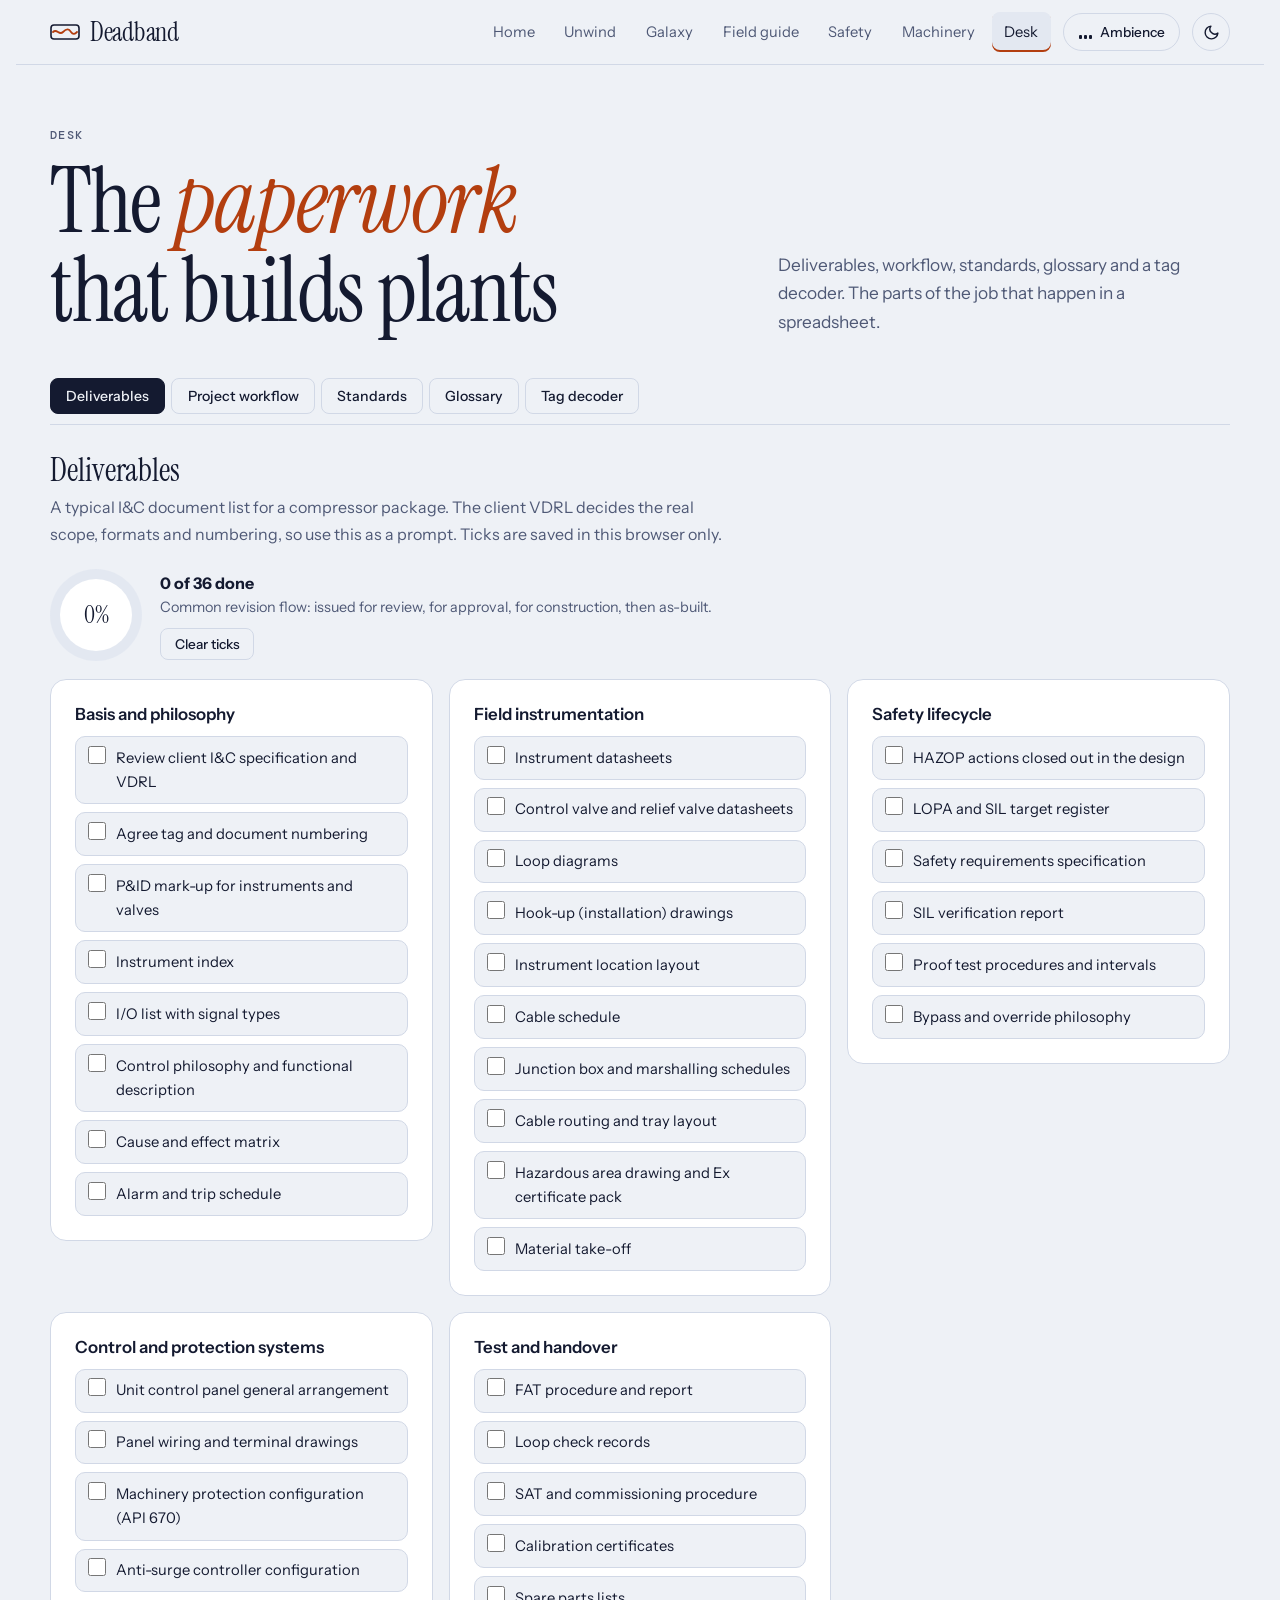
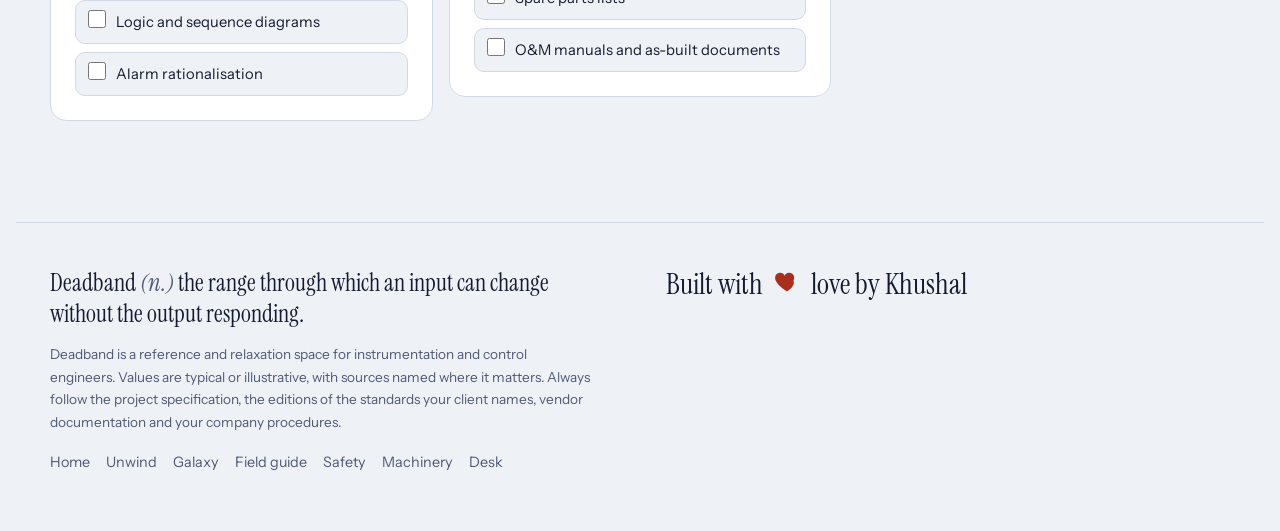
<file: desk.html>
<!doctype html>
<html lang="en"><head><meta charset="utf-8"><meta name="viewport" content="width=device-width,initial-scale=1,viewport-fit=cover"><title>Desk · Deadband</title>
<meta name="claude:viewport-fit-sides" content="cover">
<link rel="preconnect" href="https://fonts.googleapis.com">
<link rel="preconnect" href="https://fonts.gstatic.com" crossorigin>
<link rel="stylesheet" href="https://fonts.googleapis.com/css2?family=DM+Mono:wght@400;500&family=Instrument+Sans:wght@400;500;600&family=Instrument+Serif:ital@0;1&display=swap">
<link rel="stylesheet" href="style.css">

<style>:root{color-scheme:light;padding-top:env(safe-area-inset-top,0px);padding-bottom:env(safe-area-inset-bottom,0px)}html,body{margin:0}</style>
</head><body>
<header id="topbar"></header>
<main>
<div class="wrap">

  <div class="page-head">
    <div><div class="label crumb">Desk</div><h1>The <em>paperwork</em> that builds plants</h1></div>
    <p>Deliverables, workflow, standards, glossary and a tag decoder. The parts of the job that happen in a spreadsheet.</p>
  </div>
  <div class="views-bar"><div class="tabs" role="tablist" id="viewTabs" aria-label="Desk sections"></div></div>
  <div id="views" class="view-pad">
    <div class="topic" data-topic="docs">
        <h3 class="tt">Deliverables</h3>
        <p class="intro">A typical I&amp;C document list for a compressor package. The client VDRL decides the real scope, formats and numbering, so use this as a prompt. Ticks are saved in this browser only.</p>
        <div class="dl-head">
          <div class="ring" id="dlRing"><span id="dlPct">0%</span></div>
          <div>
            <b id="dlCount">0 of 0 done</b>
            <p class="muted" style="font-size:.9rem">Common revision flow: issued for review, for approval, for construction, then as-built.</p>
            <button class="btn ghost sm" id="dlReset" type="button" style="margin-top:8px">Clear ticks</button>
          </div>
        </div>
        <div class="two" id="dlGroups"></div>
      </div>

    <div class="topic" data-topic="workflow" data-label="Project workflow" hidden>
      <h3 class="tt">From FEED to handover</h3>
      <p class="intro">Pick a project phase to see what instrumentation and control delivers in it, and one practical tip.</p>
      <div class="block">
        <div class="phases" id="phBtns" role="group" aria-label="Project phases"></div>
        <div id="phOut" aria-live="polite"></div>
      </div>
      <div class="two">
        <div class="block"><h3>Revision codes</h3>
          <div class="tablewrap" style="margin-top:10px"><table><tbody>
            <tr><td class="tagc">IFR</td><td>Issued for review: internal or client comment round.</td></tr>
            <tr><td class="tagc">IFA</td><td>Issued for approval: client sign-off before the work proceeds.</td></tr>
            <tr><td class="tagc">IFC</td><td>Issued for construction: released to build.</td></tr>
            <tr><td class="tagc">AB</td><td>As-built: updated to match what was installed.</td></tr>
          </tbody></table></div>
          <p class="src">Typical coding. Clients define their own, so use the document control procedure.</p>
        </div>
        <div class="block"><h3>Surviving client-specific formats</h3><ul class="dots" style="margin-top:10px">
          <li>Get the client templates, tag numbering rules and units before the first datasheet, not after the first comment sheet.</li>
          <li>Keep one master instrument index and generate other documents from it.</li>
          <li>Answer every comment on a comment resolution sheet with a clear status, even if the answer is noted.</li>
          <li>Raise a technical query early when two client documents conflict. Record the answer and date.</li>
          <li>Track vendor documents weekly against the VDRL.</li>
        </ul></div>
      </div>
    </div>

    <div class="topic" data-topic="std">
        <h3 class="tt">Standards</h3>
        <p class="intro">The documents that come up most on compressor I&amp;C work. Edition numbers are deliberately left out. Use the ones named in the project specification.</p>
        <div class="tabs" role="tablist" aria-label="Standard category" id="stdTabs"></div>
        <div class="gl" id="stdList"></div>
      </div>
    <div class="topic" data-topic="gloss">
        <h3 class="tt">Glossary</h3>
        <p class="intro">The acronyms that fly around review meetings.</p>
        <label class="f" for="glSearch" style="max-width:420px">Search terms or meanings<input type="search" id="glSearch" placeholder="Try SIL, HFT, KO drum, VDRL" autocomplete="off"></label>
        <p class="muted" id="glCount" style="margin:10px 0 14px; font-size:.9rem"></p>
        <div class="gl" id="glList"></div>
      </div>
    <div class="topic" data-topic="tags">
        <h3 class="tt">Tag decoder</h3>
        <p class="intro">Instrument tags follow ISA-5.1: first letter for the measured variable, optional modifier, then the function letters. Type a tag to read it.</p>
        <div class="block">
          <label class="f" for="tagIn" style="max-width:360px">Instrument tag<input type="text" id="tagIn" value="PDAH-1204" autocomplete="off" spellcheck="false"></label>
          <div class="chips" style="margin-top:12px" id="tagEx"></div>
          <div class="tagchips" id="tagOut" aria-live="polite"></div>
          <p id="tagSentence" style="margin-top:14px; font-weight:500"></p>
          <p class="src">Source: ISA-5.1, instrumentation symbols and identification. Companies add their own conventions for unit, area and loop numbering, so follow the project tag procedure.</p>
        </div>
      </div>
  </div>
</div>
</main>
<footer id="foot"></footer>
<script>window.PAGE="desk"</script>
<script src="common.js"></script>
<script src="sound.js"></script>

<script src="desk.js"></script>
<script src="deliver.js"></script>
<script src="tags.js"></script>
<script>initViews();</script>
</body></html>
</file>
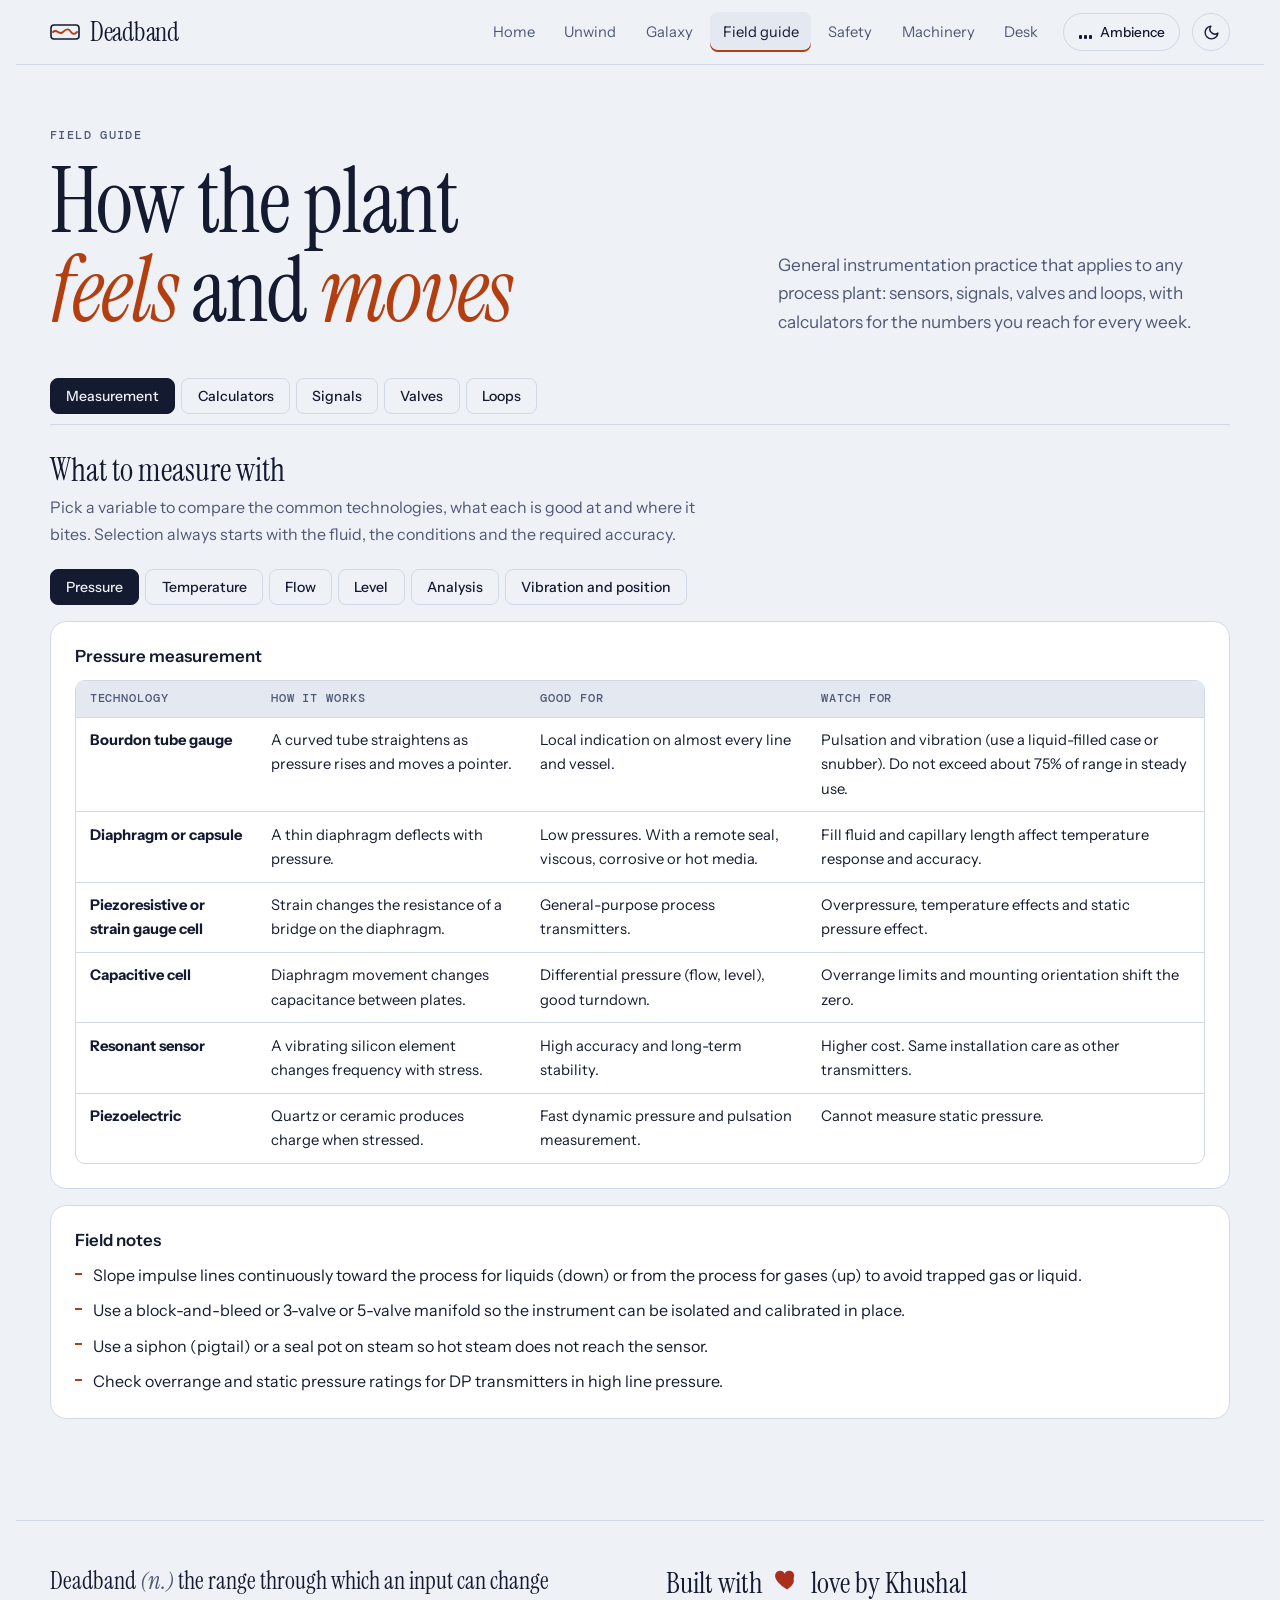
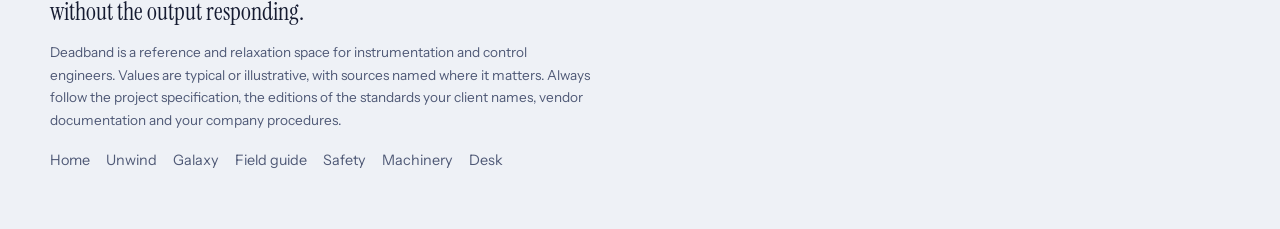
<file: field.html>
<!doctype html>
<html lang="en"><head><meta charset="utf-8"><meta name="viewport" content="width=device-width,initial-scale=1,viewport-fit=cover"><title>Field guide · Deadband</title>
<meta name="claude:viewport-fit-sides" content="cover">
<link rel="preconnect" href="https://fonts.googleapis.com">
<link rel="preconnect" href="https://fonts.gstatic.com" crossorigin>
<link rel="stylesheet" href="https://fonts.googleapis.com/css2?family=DM+Mono:wght@400;500&family=Instrument+Sans:wght@400;500;600&family=Instrument+Serif:ital@0;1&display=swap">
<link rel="stylesheet" href="style.css">

<style>:root{color-scheme:light;padding-top:env(safe-area-inset-top,0px);padding-bottom:env(safe-area-inset-bottom,0px)}html,body{margin:0}</style>
</head><body>
<header id="topbar"></header>
<main>
<div class="wrap">

  <div class="page-head">
    <div><div class="label crumb">Field guide</div><h1>How the plant <em>feels</em> and <em>moves</em></h1></div>
    <p>General instrumentation practice that applies to any process plant: sensors, signals, valves and loops, with calculators for the numbers you reach for every week.</p>
  </div>
  <div class="views-bar"><div class="tabs" role="tablist" id="viewTabs" aria-label="Field guide sections"></div></div>
  <div id="views" class="view-pad">

    <div class="topic" data-topic="measure" data-label="Measurement">
      <h3 class="tt">What to measure with</h3>
      <p class="intro">Pick a variable to compare the common technologies, what each is good at and where it bites. Selection always starts with the fluid, the conditions and the required accuracy.</p>
      <div class="tabs" role="tablist" id="measTabs" aria-label="Variable">
        <button class="tab" role="tab" data-key="pressure" aria-selected="true">Pressure</button>
        <button class="tab" role="tab" data-key="temperature" aria-selected="false">Temperature</button>
        <button class="tab" role="tab" data-key="flow" aria-selected="false">Flow</button>
        <button class="tab" role="tab" data-key="level" aria-selected="false">Level</button>
        <button class="tab" role="tab" data-key="analysis" aria-selected="false">Analysis</button>
        <button class="tab" role="tab" data-key="position" aria-selected="false">Vibration and position</button>
      </div>
      <div id="measBody" class="stackv"></div>
    </div>

    <div class="topic" data-topic="calc" data-label="Calculators" hidden>
      <h3 class="tt">Calculators</h3>
      <p class="intro">Quick checks for everyday numbers. They use standard equations and ignore many real-world effects, so use them to sanity check, not to replace a datasheet or a sizing tool.</p>
      <div class="calc-grid">
        <div class="block">
          <h3>4–20 mA scaler</h3>
          <p class="muted" style="font-size:.9rem; margin:4px 0 14px">Type in any field and the others follow.</p>
          <div class="stackg">
            <div class="row"><label class="f" for="scLrv">LRV (0%)<input type="number" id="scLrv" value="0" step="any"></label><label class="f" for="scUrv">URV (100%)<input type="number" id="scUrv" value="10" step="any"></label></div>
            <div class="row"><label class="f" for="scMa">Signal (mA)<input type="number" id="scMa" value="12" step="any"></label><label class="f" for="scPct">Percent of span<input type="number" id="scPct" step="any"></label><label class="f" for="scEng">Process value<input type="number" id="scEng" step="any"></label></div>
            <div class="zones" id="scZones" aria-hidden="true"><div class="z1">fail low</div><div class="z2">under</div><div class="z3">measuring range</div><div class="z4">over</div><div class="z5">fail high</div></div>
            <p id="scNote" class="note"></p>
          </div>
        </div>
        <div class="block">
          <h3>DP level range</h3>
          <p class="muted" style="font-size:.9rem; margin:4px 0 14px">Open tank or dry-leg closed vessel, transmitter connected to the bottom tap.</p>
          <div class="stackg">
            <div class="row"><label class="f" for="dlRho">Density (kg/m³)<input type="number" id="dlRho" value="1000" step="any"></label><label class="f" for="dlElev">Transmitter below lower tap (m)<input type="number" id="dlElev" value="0" step="any"></label></div>
            <div class="row"><label class="f" for="dlMin">Level at 0% (m)<input type="number" id="dlMin" value="0" step="any"></label><label class="f" for="dlMax">Level at 100% (m)<input type="number" id="dlMax" value="3" step="any"></label></div>
            <div id="dlOut"></div>
            <p class="note">ΔP = ρ × g × h with g = 9.80665 m/s². Use density at operating temperature. A negative elevation means the transmitter is above the tap.</p>
          </div>
        </div>
        <div class="block">
          <h3>Orifice DP to flow</h3>
          <div class="stackg" style="margin-top:12px">
            <div class="row"><label class="f" for="orQmax">Flow at max DP<input type="number" id="orQmax" value="100" step="any"></label><label class="f" for="orDpmax">Max DP<input type="number" id="orDpmax" value="2500" step="any"></label><label class="f" for="orDp">Measured DP (same unit)<input type="number" id="orDp" value="625" step="any"></label></div>
            <div id="orOut"></div>
          </div>
        </div>
        <div class="block">
          <h3>Control valve Cv, liquid</h3>
          <div class="stackg" style="margin-top:12px">
            <div class="row"><label class="f" for="cvQ">Flow (m³/h)<input type="number" id="cvQ" value="50" step="any"></label><label class="f" for="cvSg">Specific gravity<input type="number" id="cvSg" value="1" step="any"></label><label class="f" for="cvDp">Pressure drop (bar)<input type="number" id="cvDp" value="1.5" step="any"></label></div>
            <div id="cvOut"></div>
          </div>
        </div>
        <div class="block">
          <h3>Pt100 resistance and temperature</h3>
          <p class="muted" style="font-size:.9rem; margin:4px 0 14px">Callendar–Van Dusen, IEC 60751, α = 0.00385.</p>
          <div class="row"><label class="f" for="rtT">Temperature (°C)<input type="number" id="rtT" value="100" step="any"></label><label class="f" for="rtR">Resistance (Ω)<input type="number" id="rtR" step="any"></label></div>
        </div>
        <div class="block">
          <h3>Pressure and temperature converter</h3>
          <div class="stackg" style="margin-top:12px">
            <div class="row"><label class="f" for="pcVal">Value<input type="number" id="pcVal" value="10" step="any"></label><label class="f" for="pcFrom">Unit<select id="pcFrom"></select></label></div>
            <div id="pcOut"></div>
            <div class="row"><label class="f" for="tcC">°C<input type="number" id="tcC" value="25" step="any"></label><label class="f" for="tcF">°F<input type="number" id="tcF" value="77" step="any"></label><label class="f" for="tcK">K<input type="number" id="tcK" value="298.15" step="any"></label></div>
            <p class="note">Pressure units convert the number as given. Add 1.01325 bar to a gauge value to get absolute.</p>
          </div>
        </div>
        <div class="block">
          <h3>2-wire loop power check</h3>
          <div class="stackg" style="margin-top:12px">
            <div class="row"><label class="f" for="lpVs">Supply (V)<input type="number" id="lpVs" value="24" step="any"></label><label class="f" for="lpVmin">Transmitter minimum (V)<input type="number" id="lpVmin" value="10.5" step="any"></label><label class="f" for="lpVd">Barrier or isolator drop (V)<input type="number" id="lpVd" value="0" step="any"></label></div>
            <div class="row"><label class="f" for="lpRx">Receiver (Ω)<input type="number" id="lpRx" value="250" step="any"></label><label class="f" for="lpRc">Cable, both wires (Ω)<input type="number" id="lpRc" value="40" step="any"></label></div>
            <div id="lpOutP"></div>
            <p class="note">Checked at 22 mA (high alarm current). Use the minimum terminal voltage on the transmitter datasheet.</p>
          </div>
        </div>
      </div>
    </div>

    <div class="topic" data-topic="signals" data-label="Signals" hidden>
      <h3 class="tt">Signals and protocols</h3>
      <p class="intro">What travels on the wires between the field and the control system, and what each choice gives you.</p>
      <div class="block">
        <h3>Analog and discrete</h3>
        <div class="tablewrap" style="margin-top:12px"><table><thead><tr><th>Signal</th><th>What it is</th><th>Notes</th></tr></thead><tbody>
          <tr><td><b>4–20 mA</b></td><td>Current loop. 4 mA is 0%, 20 mA is 100%.</td><td>Live zero detects a broken wire. Current is the same at every point in the loop. 2-wire devices are powered from the loop.</td></tr>
          <tr><td><b>NAMUR NE 43</b></td><td>Defines ranges for failure information: below 3.6 mA or above 21 mA is a fault, 3.8 to 20.5 mA is the measuring range.</td><td>Configure the control system to alarm on out-of-range signals.</td></tr>
          <tr><td><b>1–5 V, 0–10 V</b></td><td>Voltage signals, often from 250 Ω across 4–20 mA.</td><td>Short runs only. Susceptible to noise and voltage drop.</td></tr>
          <tr><td><b>24 VDC discrete</b></td><td>On/off inputs and outputs for switches, relays and solenoids.</td><td>Normally energised for safety (de-energise to trip). Use line monitoring where needed.</td></tr>
          <tr><td><b>NAMUR proximity</b></td><td>Two-wire sensors with 8.2 V supply and current change between about 1 and 3 mA.</td><td>Allows wire fault detection with an intrinsically safe barrier.</td></tr>
          <tr><td><b>Thermocouple, RTD</b></td><td>Low level millivolts or resistance.</td><td>Use correct cable and 3-wire or 4-wire RTD. Convert to 4–20 mA with a head-mounted transmitter for long runs.</td></tr>
        </tbody></table></div>
      </div>
      <div class="block">
        <h3>Digital communication</h3>
        <div class="tablewrap" style="margin-top:12px"><table><thead><tr><th>Protocol</th><th>Medium and speed</th><th>Typical use</th></tr></thead><tbody>
          <tr><td><b>HART</b></td><td>Digital FSK (Bell 202) at 1200 baud over the 4–20 mA wires.</td><td>Configuration and diagnostics of smart transmitters and positioners alongside the analog signal.</td></tr>
          <tr><td><b>WirelessHART (IEC 62591)</b></td><td>2.4 GHz mesh network.</td><td>Monitoring points that are costly to wire.</td></tr>
          <tr><td><b>FOUNDATION Fieldbus H1</b></td><td>31.25 kbit/s on two wires, power and data together.</td><td>Control in the field and rich diagnostics.</td></tr>
          <tr><td><b>PROFIBUS PA / DP</b></td><td>PA at 31.25 kbit/s (powered, can be intrinsically safe). DP up to 12 Mbit/s.</td><td>PA for process instruments, DP for drives and I/O.</td></tr>
          <tr><td><b>Modbus RTU / TCP</b></td><td>RS-485 serial, or over Ethernet.</td><td>Simple links to packages, meters and drives.</td></tr>
          <tr><td><b>EtherNet/IP, PROFINET</b></td><td>Industrial Ethernet.</td><td>Controllers, drives, remote I/O.</td></tr>
          <tr><td><b>Ethernet-APL</b></td><td>10 Mbit/s over two wires, up to 1000 m, with power, suitable for hazardous areas.</td><td>Bringing Ethernet and OPC UA to the field instrument.</td></tr>
          <tr><td><b>OPC UA</b></td><td>Client-server and publish-subscribe data model.</td><td>Vendor-neutral data exchange between systems.</td></tr>
        </tbody></table></div>
        <p class="src">Sources: IEC 61158 and IEC 61784 (fieldbus), IEC 62591, IEC 62541, NAMUR NE 43, HART Communication Foundation specifications.</p>
      </div>
    </div>

    <div class="topic" data-topic="valves" data-label="Valves" hidden>
      <h3 class="tt">Control valves and actuators</h3>
      <p class="intro">The final element does the work. Most loop problems that look like tuning problems are valve problems: wrong size, stiction, wrong characteristic or a slow actuator.</p>
      <div class="two" style="grid-template-columns:repeat(auto-fit,minmax(min(100%,420px),1fr))">
        <div class="block">
          <h3>Inherent flow characteristic</h3>
          <div class="seg" id="vcSeg" role="group" aria-label="Characteristic" style="margin:12px 0"><button type="button" data-k="lin" aria-pressed="false">Linear</button><button type="button" data-k="eq" aria-pressed="true">Equal percentage</button><button type="button" data-k="qo" aria-pressed="false">Quick opening</button></div>
          <svg class="chart" id="vcSvg" viewBox="0 0 600 300" role="img" aria-label="Flow versus travel for three valve characteristics"></svg>
          <label class="f" for="vcTravel" style="margin-top:12px">Travel<input type="range" id="vcTravel" min="0" max="100" value="50"></label>
          <p id="vcDesc" style="margin-top:10px"></p>
        </div>
        <div class="block">
          <h3>Which way should it fail?</h3>
          <p class="muted" style="font-size:.9rem; margin:4px 0 12px">Typical practice. The right answer always comes from the hazard analysis for your process.</p>
          <div class="tablewrap"><table><thead><tr><th>Service</th><th>Typical</th><th>Why</th></tr></thead><tbody>
            <tr><td>Fuel gas to a burner</td><td>Fail closed</td><td>Stop fuel when control is lost.</td></tr>
            <tr><td>Steam to a heater</td><td>Fail closed</td><td>Stop heating.</td></tr>
            <tr><td>Cooling water to an exothermic reactor</td><td>Fail open</td><td>Keep removing heat.</td></tr>
            <tr><td>Column reflux</td><td>Fail open</td><td>Keep the column cool.</td></tr>
            <tr><td>Compressor recycle (anti-surge)</td><td>Fail open</td><td>Protect the compressor.</td></tr>
            <tr><td>Blowdown or depressuring valve</td><td>Fail open</td><td>Release inventory.</td></tr>
            <tr><td>ESD isolation valve</td><td>Fail closed</td><td>Isolate on a trip.</td></tr>
            <tr><td>Fire water deluge</td><td>Fail open</td><td>Water flows on loss of supply.</td></tr>
          </tbody></table></div>
        </div>
      </div>
      <div class="block">
        <h3>Valve types</h3>
        <div class="tablewrap" style="margin-top:12px"><table><thead><tr><th>Type</th><th>Motion</th><th>Strengths</th><th>Watch for</th></tr></thead><tbody>
          <tr><td><b>Globe</b></td><td>Linear</td><td>Good throttling, tight shutoff available, wide choice of trim.</td><td>Higher pressure drop, larger actuator.</td></tr>
          <tr><td><b>Ball (V-notch or characterised)</b></td><td>Rotary</td><td>High capacity, good for slurries and fibres.</td><td>Shaft sealing, travel dead zone near closed.</td></tr>
          <tr><td><b>Butterfly</b></td><td>Rotary</td><td>Large lines, low pressure drop, compact and low cost.</td><td>Flow characteristic and torque at high drop.</td></tr>
          <tr><td><b>Eccentric rotary plug</b></td><td>Rotary</td><td>Good rangeability, robust.</td><td>Sizing and cavitation limits.</td></tr>
          <tr><td><b>Diaphragm</b></td><td>Linear</td><td>Corrosive and hygienic services.</td><td>Pressure and temperature limits of the diaphragm.</td></tr>
          <tr><td><b>Gate and plug (on/off)</b></td><td>Linear or rotary</td><td>Full bore on/off isolation.</td><td>Not for throttling.</td></tr>
        </tbody></table></div>
      </div>
      <div class="two">
        <div class="block"><h3>Actuators</h3><ul class="dots" style="margin-top:10px">
          <li><b>Pneumatic spring-diaphragm:</b> the standard. The spring sets the fail position.</li>
          <li><b>Pneumatic piston:</b> higher thrust or torque. Spring return or a volume tank can provide the fail action.</li>
          <li><b>Electric:</b> no air supply needed. Fail-safe needs a spring return or battery, otherwise it fails in place.</li>
          <li><b>Hydraulic:</b> very high force and speed, with an accumulator for fail-safe action.</li>
        </ul></div>
        <div class="block"><h3>Positioners and accessories</h3><ul class="dots" style="margin-top:10px">
          <li>A positioner compares the signal with the stem position and drives the actuator air until they match, overcoming friction.</li>
          <li>Digital positioners give diagnostics such as friction, travel and partial stroke test results.</li>
          <li>Boosters and large tubing give fast stroke times for anti-surge and ESD valves.</li>
          <li>Solenoid valves let the safety system override the control signal.</li>
          <li>Limit switches or position transmitters give independent open and closed feedback.</li>
        </ul></div>
      </div>
    </div>

    <div class="topic" data-topic="loops" data-label="Loops" hidden>
      <h3 class="tt">Control loops</h3>
      <p class="intro">A loop is a measurement, a decision and an action, closed through the process. Click each part.</p>
      <div class="block">
        <div class="node-row" id="nodeRow"><button class="node" data-k="proc" type="button" aria-pressed="false">Process</button><span class="arrow">→</span><button class="node" data-k="sens" type="button" aria-pressed="true">Sensor and transmitter</button><span class="arrow">→</span><button class="node" data-k="ctrl" type="button" aria-pressed="false">Controller</button><span class="arrow">→</span><button class="node" data-k="valve" type="button" aria-pressed="false">Final element</button><span class="arrow">↺</span></div>
        <p id="nodeDesc" aria-live="polite" style="max-width:70ch"></p>
      </div>
      <div class="block">
        <h3>Why alarms and controllers need a deadband</h3>
        <p class="muted" style="font-size:.92rem; margin:4px 0 12px; max-width:70ch">The signal below hovers near the alarm limit. Without a deadband the alarm sets and clears over and over. A deadband makes it clear only once the signal has moved well away from the limit.</p>
        <canvas class="dbcv" id="dbCv" role="img" aria-label="Signal near an alarm limit with a shaded deadband"></canvas>
        <div class="row" style="margin-top:12px; align-items:end"><label class="f" for="dbWidth">Deadband width: <b id="dbWV">1.0</b><input type="range" id="dbWidth" min="0" max="6" step="0.5" value="0"></label><div class="kpi"><small>State changes in this window</small><b id="dbCount">0</b></div></div>
        <p id="dbMsg" aria-live="polite" style="margin-top:10px; font-weight:500"></p>
      </div>
      <div class="two">
        <div class="block">
          <h3>PID in one minute</h3>
          <ul class="dots" style="margin-top:10px">
            <li><b>P</b> reacts to the present error. More gain is a faster response and less stability.</li>
            <li><b>I</b> removes the steady offset by accumulating error. Too much gives overshoot and oscillation.</li>
            <li><b>D</b> reacts to the rate of change. Useful on slow processes, but amplifies noise, so filter it.</li>
            <li>Flow and pressure loops are fast and usually PI. Temperature and level can be slow.</li>
            <li>Use anti-windup and output limits, and bumpless transfer between manual and auto.</li>
          </ul>
          <p class="note" style="margin-top:12px">Try it live: the <a href="unwind.html#tune">tuning toy on the Unwind page</a> shows what each setting does.</p>
        </div>
        <div class="block">
          <h3>Ziegler–Nichols closed-loop rules</h3>
          <p class="muted" style="font-size:.9rem; margin:4px 0 10px">From the ultimate gain Ku and the oscillation period Pu measured with P-only control. Aggressive by design, so detune for real use.</p>
          <div class="tablewrap"><table><thead><tr><th>Mode</th><th>Kc</th><th>Ti</th><th>Td</th></tr></thead><tbody>
            <tr><td>P</td><td>0.50 Ku</td><td>–</td><td>–</td></tr>
            <tr><td>PI</td><td>0.45 Ku</td><td>Pu / 1.2</td><td>–</td></tr>
            <tr><td>PID</td><td>0.60 Ku</td><td>Pu / 2</td><td>Pu / 8</td></tr>
          </tbody></table></div>
        </div>
      </div>
      <div class="block">
        <h3>Control strategies beyond a single loop</h3>
        <div class="tablewrap" style="margin-top:12px"><table><thead><tr><th>Strategy</th><th>What it does</th><th>Typical use</th></tr></thead><tbody>
          <tr><td><b>Cascade</b></td><td>The output of an outer controller becomes the setpoint of a faster inner loop.</td><td>Temperature over flow of the heating medium, level over flow.</td></tr>
          <tr><td><b>Ratio</b></td><td>Holds one flow at a ratio to another.</td><td>Air to fuel, blending.</td></tr>
          <tr><td><b>Feedforward</b></td><td>Acts on a measured disturbance before it hits the process variable.</td><td>Boiler drum level, heat exchangers.</td></tr>
          <tr><td><b>Split range</b></td><td>One controller output drives two valves in sequence.</td><td>Heating and cooling, pressure control with vent and make-up.</td></tr>
          <tr><td><b>Override or selector</b></td><td>A limit controller takes over when a constraint is reached.</td><td>Protecting a compressor, high temperature override on a feed.</td></tr>
          <tr><td><b>Gap or deadband control</b></td><td>The controller does not act until the error leaves a band.</td><td>Surge tanks, where flow smoothness matters more than the exact level.</td></tr>
        </tbody></table></div>
      </div>
    </div>
  </div>
</div>
</main>
<footer id="foot"></footer>
<script>window.PAGE="field"</script>
<script src="common.js"></script>
<script src="sound.js"></script>

<script src="field.js"></script>
<script>initViews();</script>
</body></html>
</file>
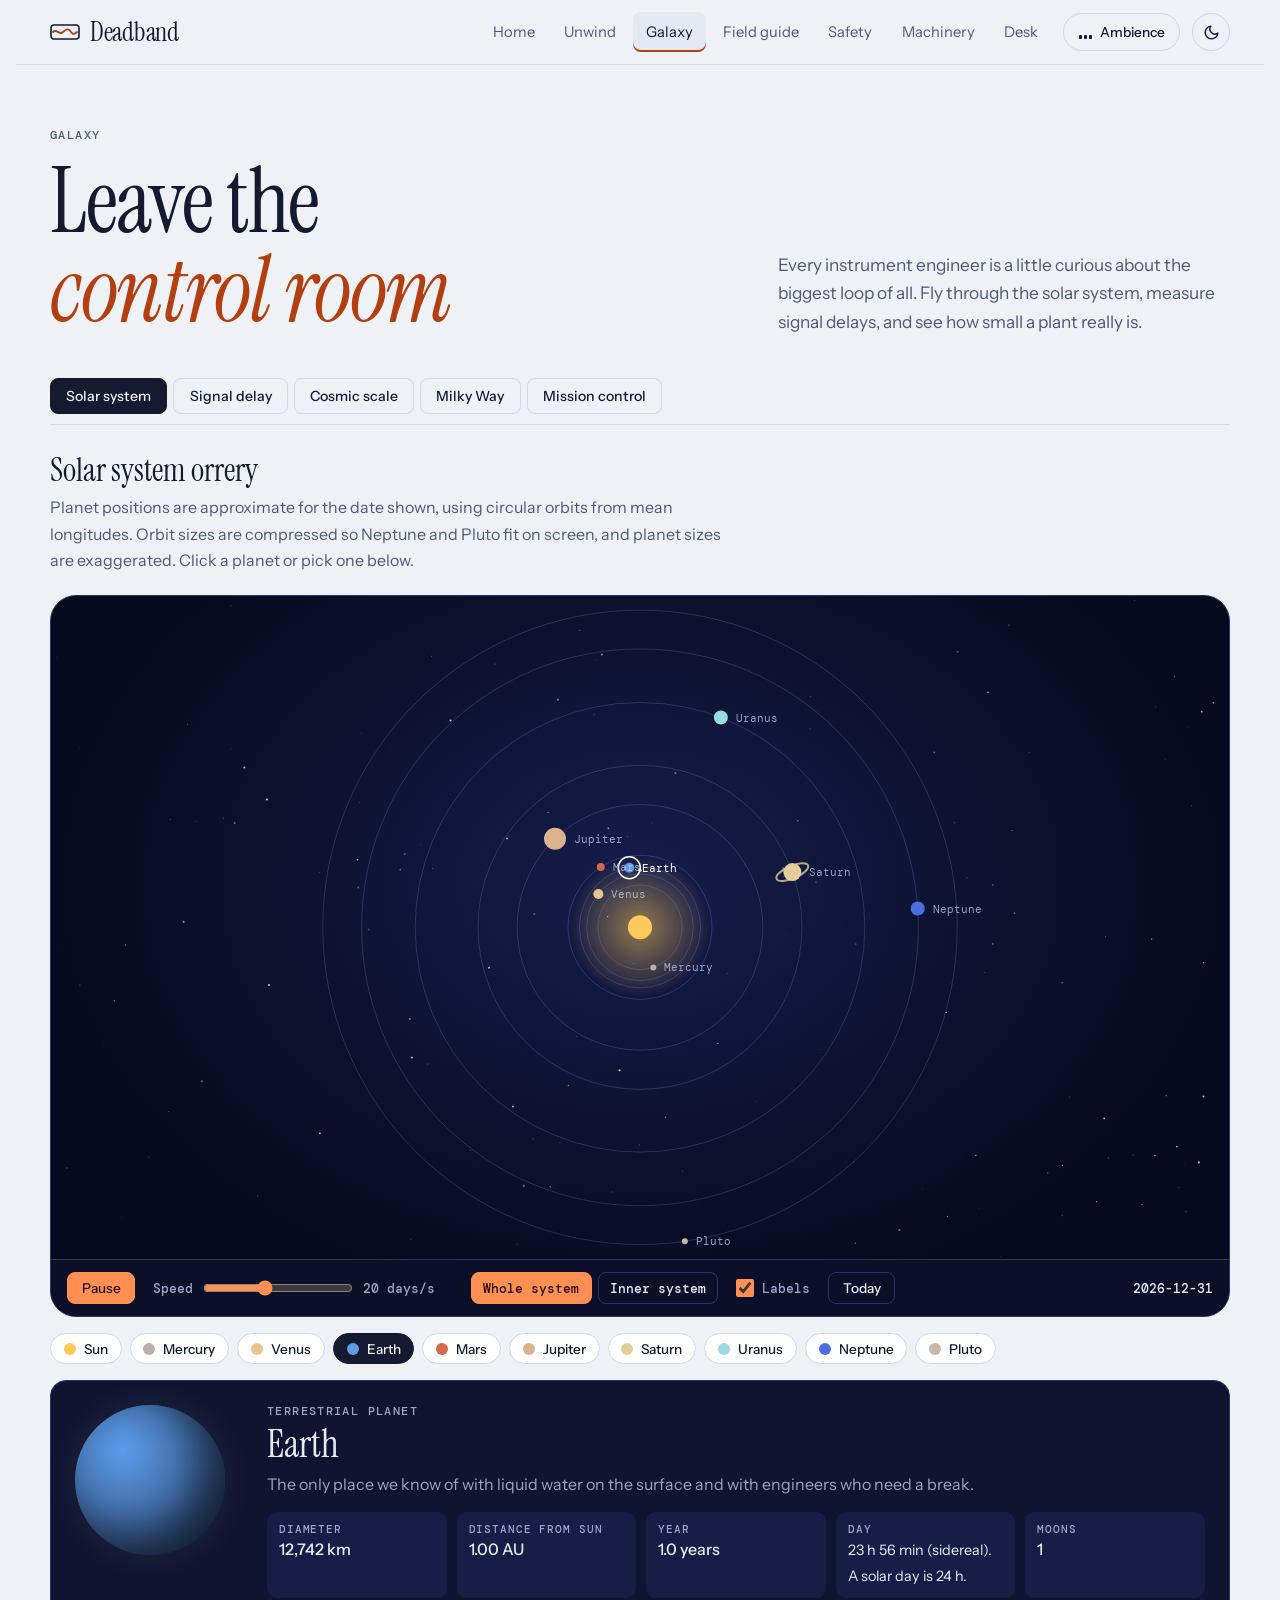
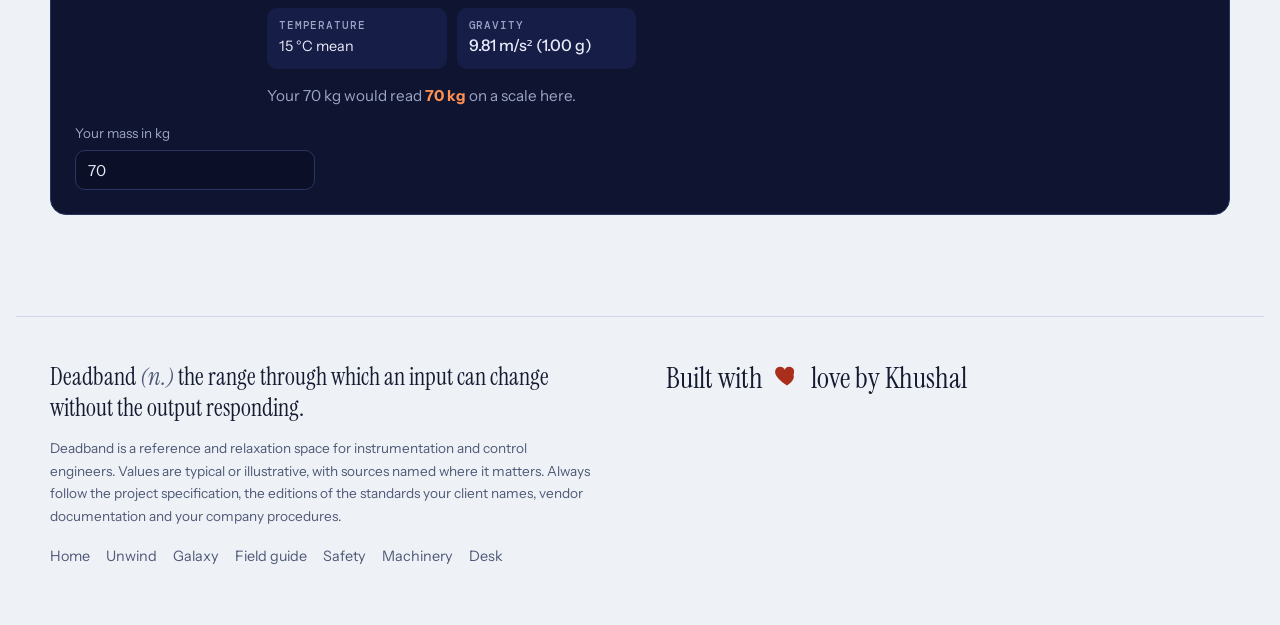
<file: galaxy.html>
<!doctype html>
<html lang="en"><head><meta charset="utf-8"><meta name="viewport" content="width=device-width,initial-scale=1,viewport-fit=cover"><title>Galaxy · Deadband</title>
<meta name="claude:viewport-fit-sides" content="cover">
<link rel="preconnect" href="https://fonts.googleapis.com">
<link rel="preconnect" href="https://fonts.gstatic.com" crossorigin>
<link rel="stylesheet" href="https://fonts.googleapis.com/css2?family=DM+Mono:wght@400;500&family=Instrument+Sans:wght@400;500;600&family=Instrument+Serif:ital@0;1&display=swap">
<link rel="stylesheet" href="style.css">

<style>:root{color-scheme:light;padding-top:env(safe-area-inset-top,0px);padding-bottom:env(safe-area-inset-bottom,0px)}html,body{margin:0}</style>
</head><body>
<header id="topbar"></header>
<main>
<div class="wrap">

  <div class="page-head">
    <div><div class="label crumb">Galaxy</div><h1>Leave the <em>control room</em></h1></div>
    <p>Every instrument engineer is a little curious about the biggest loop of all. Fly through the solar system, measure signal delays, and see how small a plant really is.</p>
  </div>
  <div class="views-bar"><div class="tabs" role="tablist" id="viewTabs" aria-label="Galaxy sections"></div></div>
  <div id="views" class="view-pad">

    <div class="topic" data-topic="solar" data-label="Solar system">
      <h3 class="tt">Solar system orrery</h3>
      <p class="intro">Planet positions are approximate for the date shown, using circular orbits from mean longitudes. Orbit sizes are compressed so Neptune and Pluto fit on screen, and planet sizes are exaggerated. Click a planet or pick one below.</p>
      <div class="space-wrap">
        <canvas id="orrery" role="img" aria-label="Animated map of the solar system. Use the planet buttons below the map to read about each world."></canvas>
        <div class="orr-ctl">
          <button class="btn sm" id="orrPlay" type="button">Pause</button>
          <label for="orrSpeed">Speed<input type="range" id="orrSpeed" min="0" max="100" value="40"><span id="orrSpeedV" style="min-width:90px"></span></label>
          <div class="seg" id="orrMode" style="margin:0" role="group" aria-label="Scale"><button type="button" data-m="whole" aria-pressed="true">Whole system</button><button type="button" data-m="inner" aria-pressed="false">Inner system</button></div>
          <label for="orrLabels"><input type="checkbox" id="orrLabels" checked> Labels</label>
          <button class="btn sm ghost" id="orrToday" type="button">Today</button>
          <span class="simdate" id="orrDate"></span>
        </div>
      </div>
      <div class="pchips" id="pChips" role="group" aria-label="Choose a world"></div>
      <div class="dark-block">
        <div id="pCard"></div>
        <label class="f" for="myKg" style="max-width:240px; margin-top:14px; color:var(--deck-muted)">Your mass in kg<input type="number" id="myKg" value="70" min="1" max="300"></label>
      </div>
    </div>

    <div class="topic" data-topic="signal" data-label="Signal delay" hidden>
      <h3 class="tt">How long does a signal take?</h3>
      <p class="intro">Light covers 299,792 km every second. That is fast enough for a field cable and far too slow for anything beyond the Moon. Pick a destination and a vehicle.</p>
      <div class="block">
        <div class="row" style="max-width:720px; grid-template-columns:repeat(auto-fit,minmax(min(100%,260px),1fr))">
          <label class="f" for="sdDest">Destination<select id="sdDest"></select></label>
          <label class="f" for="sdSpeed">Vehicle<select id="sdSpeed"></select></label>
        </div>
        <div class="kpis" id="sdOut" style="margin-top:18px" aria-live="polite"></div>
        <p id="sdNote" style="margin-top:14px; font-weight:500"></p>
        <div class="photon" id="sdBar" aria-hidden="true"><i id="sdDot"></i></div>
        <div style="display:flex; gap:12px; align-items:center; flex-wrap:wrap"><button class="btn sm" id="sdGo" type="button">Send a signal</button><span class="mono muted" id="sdClock" style="font-size:.85rem">t = 0 s</span></div>
      </div>
      <div class="block">
        <h3>Why this matters to a controls engineer</h3>
        <p class="muted" style="margin-top:6px; max-width:70ch">Delay between action and response is dead time. Loops with large dead time must be tuned slowly because the controller cannot see the effect of its last move. A Mars rover is the extreme case, so it is told what to do in batches and decides small things on its own.</p>
      </div>
    </div>

    <div class="topic" data-topic="scale" data-label="Cosmic scale" hidden>
      <h3 class="tt">The ladder of distance</h3>
      <p class="intro">Each bar is on a logarithmic scale, so every step to the right is ten times farther than the one before. Hover, tap or press Enter on a row for the story.</p>
      <div class="block"><div class="ladder" id="ladder"></div></div>
      <p class="src">Distances are rounded. The observable universe radius is the comoving distance. Voyager 1 distance is approximate for late 2026.</p>
    </div>

    <div class="topic" data-topic="milky" data-label="Milky Way" hidden>
      <h3 class="tt">Our galaxy</h3>
      <p class="intro">A schematic spiral. The real Milky Way is a barred spiral with a more complex arm structure, and we are inside it, so no one has a photo from outside.</p>
      <div class="two" style="align-items:center; grid-template-columns:repeat(auto-fit,minmax(min(100%,380px),1fr))">
        <canvas class="mw" id="mw" role="img" aria-label="Schematic spiral map of the Milky Way with the Sun marked"></canvas>
        <div class="stackg">
          <div class="kpis">
            <div class="kpi"><small>Width</small><b>~100,000 ly</b></div>
            <div class="kpi"><small>Stars</small><b>100 to 400 billion</b></div>
            <div class="kpi"><small>Sun from centre</small><b>~26,000 ly</b></div>
            <div class="kpi"><small>Galactic year</small><b>225 to 250 Myr</b></div>
          </div>
          <ul class="dots">
            <li>The Sun orbits the galactic centre at roughly 230 km/s. Since it formed, it has made about 20 laps.</li>
            <li>At the centre is Sagittarius A*, a black hole with about 4 million times the mass of the Sun.</li>
            <li>The nearest large galaxy, Andromeda, is about 2.5 million light-years away, and the observable universe holds on the order of a trillion or more galaxies.</li>
            <li>Light from the centre of the Milky Way left about 26,000 years ago, before any city existed.</li>
          </ul>
        </div>
      </div>
    </div>

    <div class="topic" data-topic="mission" data-label="Mission control" hidden>
      <h3 class="tt">Instrumentation, but farther away</h3>
      <p class="intro">Spacecraft are control systems with the hardest possible operating conditions. A few parallels with the plant you work on.</p>
      <div class="analogy">
        <div class="block"><h4>Dead time</h4><p>A command to Mars arrives minutes later and the answer takes just as long to come back. Operators plan sequences and verify later, rather than closing a loop by hand.</p></div>
        <div class="block"><h4>Thermal control</h4><p>The James Webb Space Telescope keeps its instruments at roughly 40 K (about −233 °C) using a five-layer sunshield, a passive temperature control design with no process fluid.</p></div>
        <div class="block"><h4>Redundancy and voting</h4><p>Critical spacecraft functions have redundant sensors and computers and cross-check them, the same idea as 2oo3 voting on a plant trip.</p></div>
        <div class="block"><h4>Safe mode is a trip</h4><p>When a spacecraft detects a fault it enters safe mode: it points at the Sun, switches to a minimum configuration and waits for instructions. That is a shutdown to a known safe state.</p></div>
        <div class="block"><h4>Long service life</h4><p>Voyager 1 and 2, launched in 1977, are still sending data from beyond the heliosphere. Designing for decades with no maintenance visit is the ultimate proof test interval.</p></div>
        <div class="block"><h4>Power from heat</h4><p>The Voyagers run on radioisotope thermoelectric generators, which turn the heat of decaying plutonium-238 into electricity using thermocouples. Seebeck's 1821 effect, still working in deep space.</p></div>
      </div>
    </div>
  </div>
</div>
</main>
<footer id="foot"></footer>
<script>window.PAGE="galaxy"</script>
<script src="common.js"></script>
<script src="sound.js"></script>

<script src="galaxy.js"></script>
<script>initViews();</script>
</body></html>
</file>
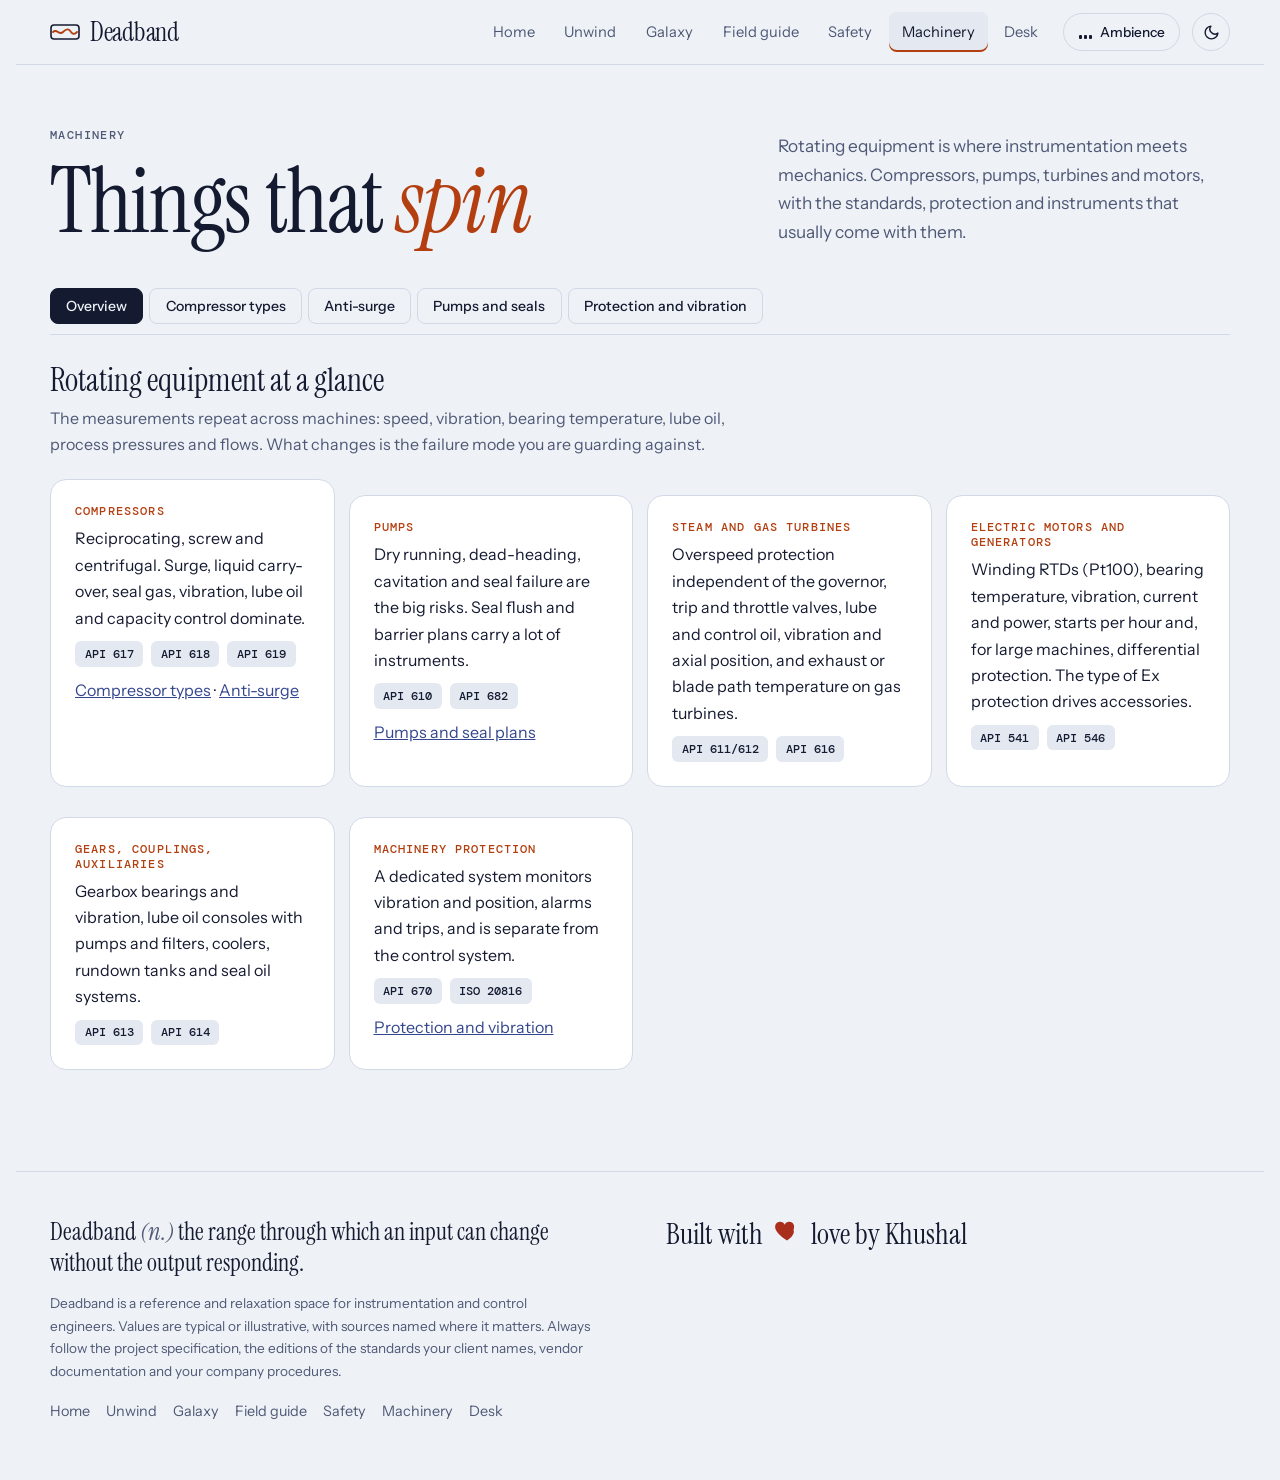
<file: machinery.html>
<!doctype html>
<html lang="en"><head><meta charset="utf-8"><meta name="viewport" content="width=device-width,initial-scale=1,viewport-fit=cover"><title>Machinery · Deadband</title>
<meta name="claude:viewport-fit-sides" content="cover">
<link rel="preconnect" href="https://fonts.googleapis.com">
<link rel="preconnect" href="https://fonts.gstatic.com" crossorigin>
<link rel="stylesheet" href="https://fonts.googleapis.com/css2?family=DM+Mono:wght@400;500&family=Instrument+Sans:wght@400;500;600&family=Instrument+Serif:ital@0;1&display=swap">
<link rel="stylesheet" href="style.css">

<style>:root{color-scheme:light;padding-top:env(safe-area-inset-top,0px);padding-bottom:env(safe-area-inset-bottom,0px)}html,body{margin:0}</style>
</head><body>
<header id="topbar"></header>
<main>
<div class="wrap">

  <div class="page-head">
    <div><div class="label crumb">Machinery</div><h1>Things that <em>spin</em></h1></div>
    <p>Rotating equipment is where instrumentation meets mechanics. Compressors, pumps, turbines and motors, with the standards, protection and instruments that usually come with them.</p>
  </div>
  <div class="views-bar"><div class="tabs" role="tablist" id="viewTabs" aria-label="Machinery sections"></div></div>
  <div id="views" class="view-pad">

    <div class="topic" data-topic="overview" data-label="Overview">
      <h3 class="tt">Rotating equipment at a glance</h3>
      <p class="intro">The measurements repeat across machines: speed, vibration, bearing temperature, lube oil, process pressures and flows. What changes is the failure mode you are guarding against.</p>
      <div class="analogy">
        <div class="block"><h4>Compressors</h4><p>Reciprocating, screw and centrifugal. Surge, liquid carry-over, seal gas, vibration, lube oil and capacity control dominate.</p><div class="chips" style="margin-top:10px"><span class="chip">API 617</span><span class="chip">API 618</span><span class="chip">API 619</span></div><p style="margin-top:10px"><a href="#compressors">Compressor types</a> · <a href="#surge">Anti-surge</a></p></div>
        <div class="block"><h4>Pumps</h4><p>Dry running, dead-heading, cavitation and seal failure are the big risks. Seal flush and barrier plans carry a lot of instruments.</p><div class="chips" style="margin-top:10px"><span class="chip">API 610</span><span class="chip">API 682</span></div><p style="margin-top:10px"><a href="#pumps">Pumps and seal plans</a></p></div>
        <div class="block"><h4>Steam and gas turbines</h4><p>Overspeed protection independent of the governor, trip and throttle valves, lube and control oil, vibration and axial position, and exhaust or blade path temperature on gas turbines.</p><div class="chips" style="margin-top:10px"><span class="chip">API 611/612</span><span class="chip">API 616</span></div></div>
        <div class="block"><h4>Electric motors and generators</h4><p>Winding RTDs (Pt100), bearing temperature, vibration, current and power, starts per hour and, for large machines, differential protection. The type of Ex protection drives accessories.</p><div class="chips" style="margin-top:10px"><span class="chip">API 541</span><span class="chip">API 546</span></div></div>
        <div class="block"><h4>Gears, couplings, auxiliaries</h4><p>Gearbox bearings and vibration, lube oil consoles with pumps and filters, coolers, rundown tanks and seal oil systems.</p><div class="chips" style="margin-top:10px"><span class="chip">API 613</span><span class="chip">API 614</span></div></div>
        <div class="block"><h4>Machinery protection</h4><p>A dedicated system monitors vibration and position, alarms and trips, and is separate from the control system.</p><div class="chips" style="margin-top:10px"><span class="chip">API 670</span><span class="chip">ISO 20816</span></div><p style="margin-top:10px"><a href="#monitoring">Protection and vibration</a></p></div>
      </div>
    </div>

    <div class="topic" data-topic="types">
        <h3 class="tt">Compressor types</h3>
        <p class="intro">Typical instrumentation and control practice for the three compressor families. The vendor P&amp;ID, API datasheets and the client specification define the actual scope.</p>
        <div class="tabs" role="tablist" aria-label="Compressor type" id="compTabs">
          <button class="tab" role="tab" data-key="recip" aria-selected="true">Reciprocating</button>
          <button class="tab" role="tab" data-key="screw" aria-selected="false">Screw</button>
          <button class="tab" role="tab" data-key="centri" aria-selected="false">Centrifugal</button>
        </div>
        <div id="compBody"></div>
      </div>
    <div class="topic" data-topic="surge">
        <h3 class="tt">Anti-surge</h3>
        <p class="intro">Surge is flow reversal in a centrifugal compressor at low flow. The anti-surge controller opens the recycle valve to keep the operating point on the stable side of the surge control line. This is a schematic map for understanding, not a design tool.</p>
        <div class="two" style="grid-template-columns:repeat(auto-fit,minmax(min(100%,400px),1fr))">
          <div><svg class="map" id="asMap" viewBox="0 0 620 420" role="img" aria-label="Schematic compressor map with surge line, control line and operating point"></svg></div>
          <div class="stackg">
            <div class="block">
              <div class="stackg">
                <label class="f" for="asQ">Process flow demand: <b id="asQv">80%</b><input type="range" id="asQ" min="20" max="140" value="80"></label>
                <label class="f" for="asH">Head required: <b id="asHv">95%</b><input type="range" id="asH" min="30" max="120" value="95"></label>
                <label class="f" for="asM">Control line margin from surge: <b id="asMv">10%</b><input type="range" id="asM" min="5" max="20" value="10"></label>
                <label class="f" style="display:flex; gap:10px; align-items:center; color:var(--ink)" for="asStuck"><input type="checkbox" id="asStuck"> Recycle valve stuck closed</label>
              </div>
            </div>
            <div class="kpis" id="asKpi" aria-live="polite"></div>
            <p id="asMsg" style="font-weight:500"></p>
            <p class="note">A real controller runs a PI loop plus open-loop responses on a fast scan, using corrected (reduced) coordinates so the surge line follows gas properties, suction conditions and speed. Control line margins are set with the vendor.</p>
          </div>
        </div>
      </div>

    <div class="topic" data-topic="pumps" data-label="Pumps and seals" hidden>
      <h3 class="tt">Pumps and seal plans</h3>
      <p class="intro">Centrifugal pumps to API 610 are the most numerous machines in many plants. The mechanical seal and its support system are where most of the instruments live.</p>
      <div class="block">
        <h3>Typical instrumentation on a process pump</h3>
        <div class="tablewrap" style="margin-top:12px"><table><thead><tr><th>Tag type</th><th>Measures</th><th>Why it matters</th></tr></thead><tbody>
          <tr><td class="tagc">PT / PI</td><td>Suction and discharge pressure</td><td>Dry running, dead-heading and performance checks.</td></tr>
          <tr><td class="tagc">FT / FSL</td><td>Discharge flow</td><td>Low flow protection and minimum flow valve control.</td></tr>
          <tr><td class="tagc">LSL on suction vessel</td><td>Low level</td><td>Stops the pump before it runs dry.</td></tr>
          <tr><td class="tagc">JT / II</td><td>Motor current or power</td><td>Dry run, overload and no-flow detection.</td></tr>
          <tr><td class="tagc">TE</td><td>Bearing and seal temperature</td><td>Bearing distress and seal cooling.</td></tr>
          <tr><td class="tagc">VT</td><td>Casing or shaft vibration</td><td>Cavitation, misalignment, bearing wear. Larger pumps use proximity probes per API 670.</td></tr>
          <tr><td class="tagc">LT / PT</td><td>Seal pot level and pressure</td><td>Seal health in dual seal systems.</td></tr>
          <tr><td class="tagc">AT / gas detector</td><td>Seal leakage</td><td>Early warning of hydrocarbon release on flammable services.</td></tr>
        </tbody></table></div>
      </div>
      <div class="block">
        <h3>API 682 seal plans, short list</h3>
        <p class="muted" style="font-size:.9rem; margin:4px 0 12px">Piping plans for mechanical seals. Always check the standard and the pump datasheet for the exact plan and required instruments.</p>
        <div class="tablewrap"><table><thead><tr><th>Plan</th><th>What it does</th><th>Instruments you may see</th></tr></thead><tbody>
          <tr><td class="tagc">11</td><td>Recirculates from pump discharge through an orifice to the seal chamber.</td><td>Often none. Flow orifice, sometimes a temperature indicator.</td></tr>
          <tr><td class="tagc">13</td><td>Recirculates from the seal chamber back to suction through an orifice, common on vertical pumps.</td><td>Orifice, sometimes a temperature indicator.</td></tr>
          <tr><td class="tagc">21</td><td>Plan 11 with a cooler for hot fluids.</td><td>Temperature indicator on the cooled flush.</td></tr>
          <tr><td class="tagc">23</td><td>A pumping ring circulates fluid through a cooler in a closed loop.</td><td>Temperature indicators and sometimes alarms.</td></tr>
          <tr><td class="tagc">32</td><td>Clean external flush from another source.</td><td>Flow and pressure indication.</td></tr>
          <tr><td class="tagc">52</td><td>Unpressurised buffer fluid reservoir for a dual seal, vented to a safe location.</td><td>Level and pressure transmitters or switches in the reservoir.</td></tr>
          <tr><td class="tagc">53A / B / C</td><td>Pressurised barrier fluid for a dual seal. A: gas-pressurised reservoir. B: bladder accumulator. C: piston accumulator referenced to process pressure.</td><td>Pressure, level and temperature transmitters, with alarms on loss of barrier.</td></tr>
          <tr><td class="tagc">54</td><td>Barrier fluid from an external pressurised system.</td><td>Flow, pressure and temperature of the supply.</td></tr>
          <tr><td class="tagc">65</td><td>Detects leakage on the atmospheric side of the seal.</td><td>Leakage level switch or transmitter and flow orifice.</td></tr>
          <tr><td class="tagc">72 / 74</td><td>Gas buffer or gas barrier systems for dry-running seals.</td><td>Gas supply pressure and flow, vent flow.</td></tr>
        </tbody></table></div>
      </div>
      <div class="two">
        <div class="block"><h3>Pump protection ideas</h3><ul class="dots" style="margin-top:10px">
          <li>Minimum flow valve or recycle to prevent heating and vibration at low flow.</li>
          <li>Trip on low suction level, low suction pressure or low flow with time delays.</li>
          <li>Check valve on the discharge, with position confirmation where it is credited as a safeguard.</li>
          <li>Standby pump auto-start on low discharge pressure or trip of the running pump.</li>
          <li>Seal leak alarms that lead to controlled shutdown for toxic or flammable fluids.</li>
        </ul></div>
        <div class="block"><h3>Cavitation clues</h3><ul class="dots" style="margin-top:10px">
          <li>Noise like gravel in the pump and unsteady discharge pressure.</li>
          <li>Motor current and flow swinging with no change in demand.</li>
          <li>Vibration at higher frequencies on the casing.</li>
          <li>Confirm the NPSH margin (available above required) at the lowest suction level and highest temperature.</li>
        </ul></div>
      </div>
    </div>

    <div class="topic" data-topic="monitoring" data-label="Protection and vibration" hidden>
      <h3 class="tt">Machinery protection and vibration</h3>
      <p class="intro">API 670 defines monitoring systems for critical rotating machines. They are independent of process control, with their own sensors, power supply and trip logic.</p>
      <div class="block">
        <h3>Typical measurements</h3>
        <div class="tablewrap" style="margin-top:12px"><table><thead><tr><th>Measurement</th><th>Sensor</th><th>Purpose</th></tr></thead><tbody>
          <tr><td><b>Radial shaft vibration</b></td><td>Two proximity probes per bearing, 90° apart (X-Y)</td><td>Rotor dynamics, unbalance, instability.</td></tr>
          <tr><td><b>Axial position</b></td><td>Proximity probes facing the thrust collar</td><td>Thrust bearing wear and rotor movement.</td></tr>
          <tr><td><b>Speed and phase</b></td><td>Keyphasor probe on a notch or key</td><td>Speed, overspeed and phase angle for diagnostics.</td></tr>
          <tr><td><b>Bearing temperature</b></td><td>RTDs or thermocouples in the bearing metal</td><td>Bearing distress.</td></tr>
          <tr><td><b>Casing vibration</b></td><td>Accelerometer or velocity sensor</td><td>Gearboxes, rolling element bearings, machines without proximity probes.</td></tr>
          <tr><td><b>Overspeed</b></td><td>Independent speed probes, usually with voting</td><td>Prevents rotor burst.</td></tr>
        </tbody></table></div>
        <p class="src">Source: API 670. Alarm and trip setpoints, time delays and voting are agreed with the machine vendor and the client. Probes need a bypass and probe-fault philosophy.</p>
      </div>
      <div class="two">
        <div class="block">
          <h3>ISO 20816 evaluation zones</h3>
          <div class="tablewrap" style="margin-top:12px"><table><thead><tr><th>Zone</th><th>Meaning</th></tr></thead><tbody>
            <tr><td><b>A</b></td><td>Vibration of newly commissioned machines.</td></tr>
            <tr><td><b>B</b></td><td>Acceptable for unrestricted long-term operation.</td></tr>
            <tr><td><b>C</b></td><td>Not satisfactory for long-term continuous operation. Usually the machine may run for a limited period.</td></tr>
            <tr><td><b>D</b></td><td>Vibration severe enough to cause damage.</td></tr>
          </tbody></table></div>
          <p class="src">Source: ISO 20816 series. Zone boundaries depend on machine class and measurement type.</p>
        </div>
        <div class="block">
          <h3>Practical notes</h3>
          <ul class="dots" style="margin-top:10px">
            <li>Use trends and baselines. A machine that is stable at a given level is often healthier than one that is changing at a lower level.</li>
            <li>Alarm (alert) comes first, trip (danger) is higher and often needs two channels to agree to avoid spurious shutdowns.</li>
            <li>Start-up and coast-down inhibit the trip while the machine passes critical speeds.</li>
            <li>Probe gap voltage, runout and cable length are part of the sensor calibration, not an afterthought.</li>
            <li>Keep machinery protection hardware independent of the SIS and DCS, and send only status and trends to the DCS.</li>
          </ul>
        </div>
      </div>
    </div>
  </div>
</div>
</main>
<footer id="foot"></footer>
<script>window.PAGE="machinery"</script>
<script src="common.js"></script>
<script src="sound.js"></script>

<script src="compressors.js"></script>
<script src="surge.js"></script>
<script>initViews();</script>
</body></html>
</file>
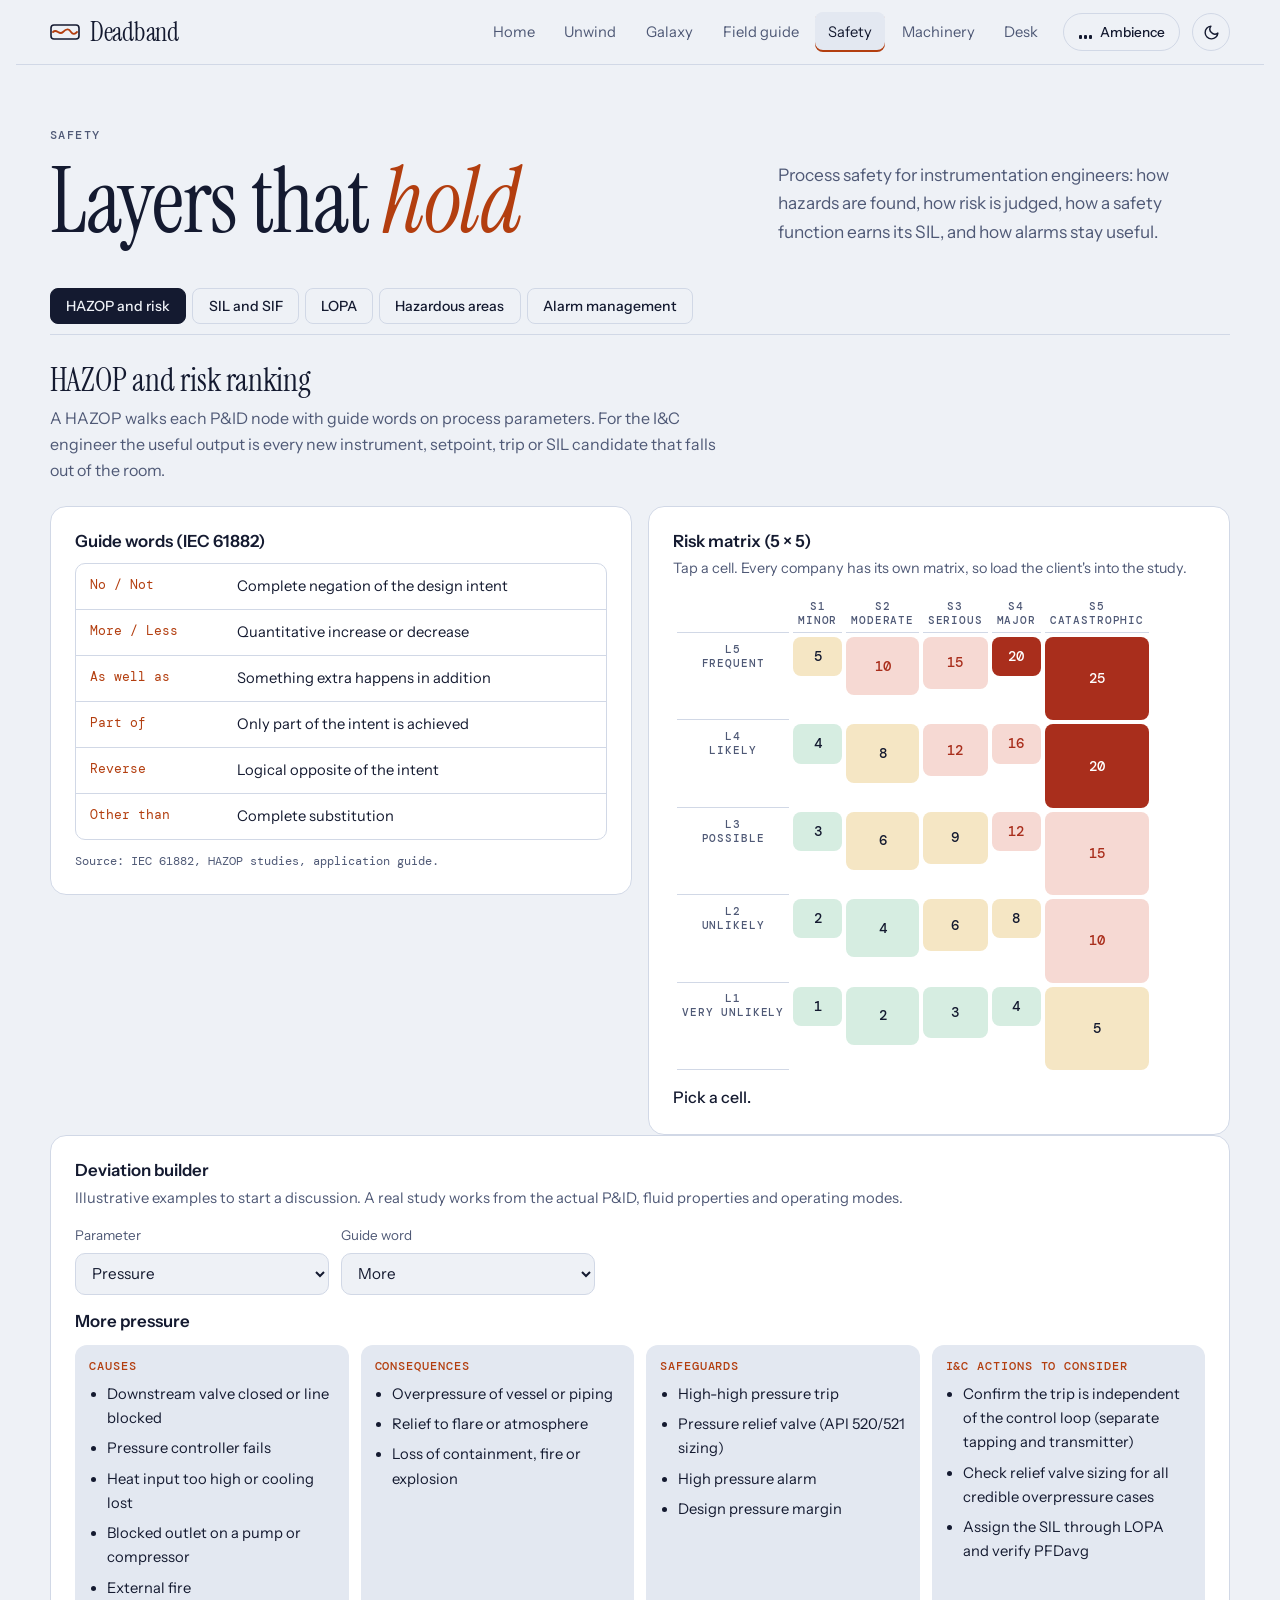
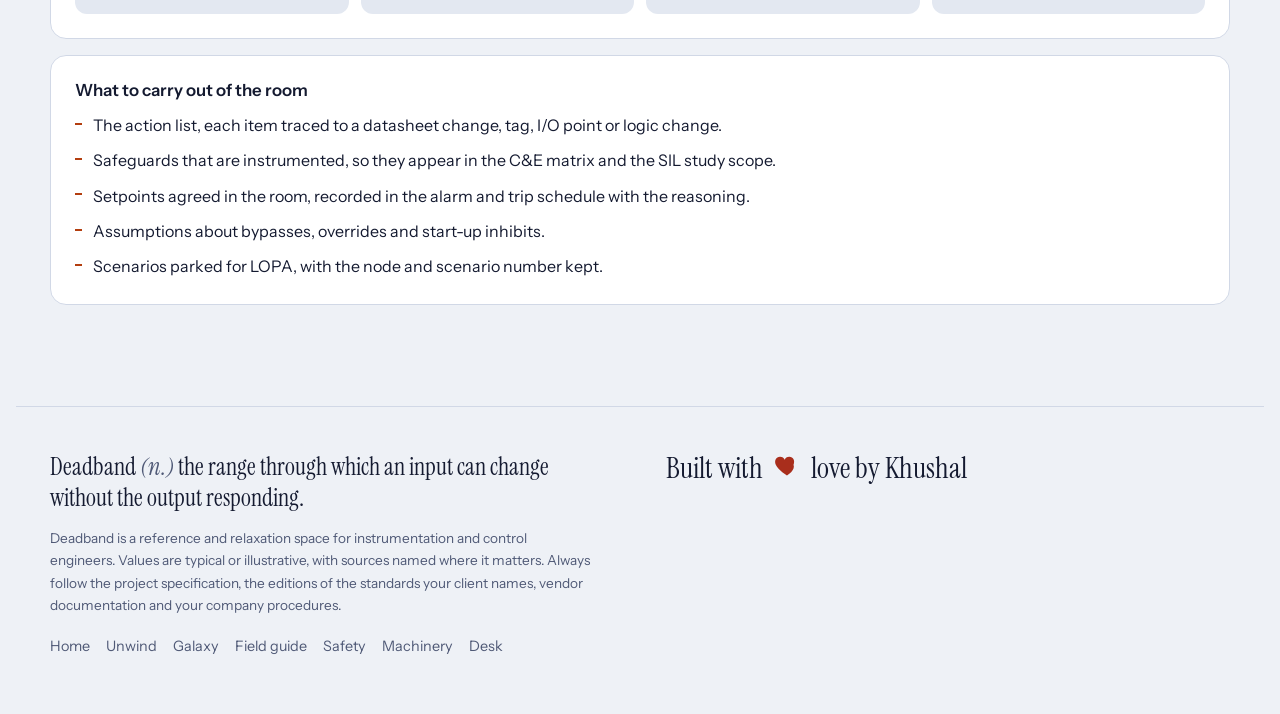
<file: safety.html>
<!doctype html>
<html lang="en"><head><meta charset="utf-8"><meta name="viewport" content="width=device-width,initial-scale=1,viewport-fit=cover"><title>Safety · Deadband</title>
<meta name="claude:viewport-fit-sides" content="cover">
<link rel="preconnect" href="https://fonts.googleapis.com">
<link rel="preconnect" href="https://fonts.gstatic.com" crossorigin>
<link rel="stylesheet" href="https://fonts.googleapis.com/css2?family=DM+Mono:wght@400;500&family=Instrument+Sans:wght@400;500;600&family=Instrument+Serif:ital@0;1&display=swap">
<link rel="stylesheet" href="style.css">

<style>:root{color-scheme:light;padding-top:env(safe-area-inset-top,0px);padding-bottom:env(safe-area-inset-bottom,0px)}html,body{margin:0}</style>
</head><body>
<header id="topbar"></header>
<main>
<div class="wrap">

  <div class="page-head">
    <div><div class="label crumb">Safety</div><h1>Layers that <em>hold</em></h1></div>
    <p>Process safety for instrumentation engineers: how hazards are found, how risk is judged, how a safety function earns its SIL, and how alarms stay useful.</p>
  </div>
  <div class="views-bar"><div class="tabs" role="tablist" id="viewTabs" aria-label="Safety sections"></div></div>
  <div id="views" class="view-pad">

    <div class="topic" data-topic="hazop" data-label="HAZOP and risk">
      <h3 class="tt">HAZOP and risk ranking</h3>
      <p class="intro">A HAZOP walks each P&amp;ID node with guide words on process parameters. For the I&amp;C engineer the useful output is every new instrument, setpoint, trip or SIL candidate that falls out of the room.</p>
      <div class="two">
        <div class="block">
          <h3>Guide words (IEC 61882)</h3>
          <div class="tablewrap" style="margin-top:10px"><table><tbody>
            <tr><td class="tagc">No / Not</td><td>Complete negation of the design intent</td></tr>
            <tr><td class="tagc">More / Less</td><td>Quantitative increase or decrease</td></tr>
            <tr><td class="tagc">As well as</td><td>Something extra happens in addition</td></tr>
            <tr><td class="tagc">Part of</td><td>Only part of the intent is achieved</td></tr>
            <tr><td class="tagc">Reverse</td><td>Logical opposite of the intent</td></tr>
            <tr><td class="tagc">Other than</td><td>Complete substitution</td></tr>
          </tbody></table></div>
          <p class="src">Source: IEC 61882, HAZOP studies, application guide.</p>
        </div>
        <div class="block">
          <h3>Risk matrix (5 × 5)</h3>
          <p class="muted" style="font-size:.9rem; margin:4px 0 10px">Tap a cell. Every company has its own matrix, so load the client's into the study.</p>
          <div style="overflow-x:auto"><table class="rm" id="rmTable" aria-label="Risk matrix"></table></div>
          <p id="rmOut" style="margin-top:10px; font-weight:500" aria-live="polite">Pick a cell.</p>
        </div>
      </div>
      <div class="block">
        <h3>Deviation builder</h3>
        <p class="muted" style="font-size:.92rem; margin:4px 0 14px">Illustrative examples to start a discussion. A real study works from the actual P&amp;ID, fluid properties and operating modes.</p>
        <div class="row" style="max-width:520px">
          <label class="f" for="hzParam">Parameter<select id="hzParam"><option value="flow">Flow</option><option value="pressure" selected>Pressure</option><option value="temp">Temperature</option><option value="level">Level</option><option value="comp">Composition</option><option value="vib">Vibration</option></select></label>
          <label class="f" for="hzWord">Guide word<select id="hzWord"><option value="no">No</option><option value="more" selected>More</option><option value="less">Less</option><option value="aswell">As well as</option><option value="part">Part of</option><option value="reverse">Reverse</option><option value="other">Other than</option></select></label>
        </div>
        <div id="hzOut" style="margin-top:16px"></div>
      </div>
      <div class="block">
        <h3>What to carry out of the room</h3>
        <ul class="dots" style="margin-top:10px">
          <li>The action list, each item traced to a datasheet change, tag, I/O point or logic change.</li>
          <li>Safeguards that are instrumented, so they appear in the C&amp;E matrix and the SIL study scope.</li>
          <li>Setpoints agreed in the room, recorded in the alarm and trip schedule with the reasoning.</li>
          <li>Assumptions about bypasses, overrides and start-up inhibits.</li>
          <li>Scenarios parked for LOPA, with the node and scenario number kept.</li>
        </ul>
      </div>
    </div>
    <div class="topic" data-topic="sil">
        <h3 class="tt">SIL and SIF</h3>
        <p class="intro">IEC 61508 and IEC 61511 define how a safety instrumented function earns its SIL. Use the tables for reference and the calculator for a screening check.</p>
        <div class="tabs" role="tablist" aria-label="SIL topics" id="silTabs">
          <button class="tab" role="tab" data-key="calc" aria-selected="true">PFD calculator</button>
          <button class="tab" role="tab" data-key="tables" aria-selected="false">SIL tables</button>
          <button class="tab" role="tab" data-key="life" aria-selected="false">Lifecycle</button>
          <button class="tab" role="tab" data-key="sifs" aria-selected="false">Common SIFs</button>
        </div>
        <div data-sp="calc">
          <div class="two">
            <div class="block">
              <h3>Loop inputs</h3>
              <p class="muted" style="font-size:.9rem; margin:4px 0 14px">λDU is the dangerous undetected failure rate in FIT (failures per 10⁹ hours). Defaults are example values. Use certified data from the safety manual.</p>
              <div class="stackg">
                <div id="silRows" class="stackg"></div>
                <label class="f" for="silTI">Proof test interval (years)<input type="number" id="silTI" min="0.25" max="20" step="0.25" value="1"></label>
              </div>
            </div>
            <div class="block">
              <h3>Result</h3>
              <div class="out" id="silOut" style="margin-top:10px" aria-live="polite"></div>
              <div style="margin-top:16px" class="stackg" id="silShare"></div>
              <p class="note" style="margin-top:14px">Screening only. Repair time, diagnostics, proof test coverage, partial stroke testing and architectural constraints (SFF, HFT) are not included. Verify with the vendor safety manual and a full calculation.</p>
            </div>
          </div>
        </div>
        <div data-sp="tables" hidden>
          <div class="two">
            <div class="block">
              <h3>Low demand mode</h3>
              <div class="tablewrap" style="margin-top:10px"><table><thead><tr><th>SIL</th><th>PFDavg</th><th>RRF</th></tr></thead><tbody>
                <tr><td>SIL 1</td><td class="tagc">≥10⁻² to &lt;10⁻¹</td><td>10 to 100</td></tr>
                <tr><td>SIL 2</td><td class="tagc">≥10⁻³ to &lt;10⁻²</td><td>100 to 1,000</td></tr>
                <tr><td>SIL 3</td><td class="tagc">≥10⁻⁴ to &lt;10⁻³</td><td>1,000 to 10,000</td></tr>
                <tr><td>SIL 4</td><td class="tagc">≥10⁻⁵ to &lt;10⁻⁴</td><td>10,000 to 100,000</td></tr>
              </tbody></table></div>
              <p class="src">RRF = 1 / PFDavg. Source: IEC 61508-1 and IEC 61511-1, target failure measures.</p>
            </div>
            <div class="block">
              <h3>High demand or continuous mode</h3>
              <div class="tablewrap" style="margin-top:10px"><table><thead><tr><th>SIL</th><th>PFH (per hour)</th></tr></thead><tbody>
                <tr><td>SIL 1</td><td class="tagc">≥10⁻⁶ to &lt;10⁻⁵</td></tr>
                <tr><td>SIL 2</td><td class="tagc">≥10⁻⁷ to &lt;10⁻⁶</td></tr>
                <tr><td>SIL 3</td><td class="tagc">≥10⁻⁸ to &lt;10⁻⁷</td></tr>
                <tr><td>SIL 4</td><td class="tagc">≥10⁻⁹ to &lt;10⁻⁸</td></tr>
              </tbody></table></div>
              <p class="src">Source: IEC 61508-1 and IEC 61511-1, target failure measures.</p>
            </div>
          </div>
          <div class="block">
            <h3>Architectural constraints, Route 1H</h3>
            <p class="muted" style="font-size:.9rem; margin:4px 0 12px">Maximum SIL a subsystem can claim from its safe failure fraction (SFF) and hardware fault tolerance (HFT). Type A has simple, well-defined failure modes. Type B has complex components such as microprocessors.</p>
            <div class="tablewrap"><table><thead><tr><th>SFF</th><th>A, HFT 0</th><th>A, HFT 1</th><th>A, HFT 2</th><th>B, HFT 0</th><th>B, HFT 1</th><th>B, HFT 2</th></tr></thead><tbody>
              <tr><td>&lt;60%</td><td>SIL 1</td><td>SIL 2</td><td>SIL 3</td><td>Not allowed</td><td>SIL 1</td><td>SIL 2</td></tr>
              <tr><td>60% to &lt;90%</td><td>SIL 2</td><td>SIL 3</td><td>SIL 4</td><td>SIL 1</td><td>SIL 2</td><td>SIL 3</td></tr>
              <tr><td>90% to &lt;99%</td><td>SIL 3</td><td>SIL 4</td><td>SIL 4</td><td>SIL 2</td><td>SIL 3</td><td>SIL 4</td></tr>
              <tr><td>≥99%</td><td>SIL 3</td><td>SIL 4</td><td>SIL 4</td><td>SIL 3</td><td>SIL 4</td><td>SIL 4</td></tr>
            </tbody></table></div>
            <p class="src">Source: IEC 61508-2, architectural constraints (Route 1H). IEC 61511-1 gives separate requirements for field devices, so confirm the edition and route accepted on the project.</p>
          </div>
          <div class="block">
            <h3>Simplified PFDavg equations used by the calculator</h3>
            <div class="stackg" style="margin-top:10px">
              <div class="formula">1oo1: PFD = λDU × TI / 2</div>
              <div class="formula">1oo2: PFD = ((1−β) λDU TI)² / 3 + β λDU TI / 2</div>
              <div class="formula">2oo2: PFD = λDU × TI</div>
              <div class="formula">2oo3: PFD = ((1−β) λDU TI)² + β λDU TI / 2</div>
            </div>
            <p class="src">Source: simplified formulas derived as in IEC 61508-6 and ISA-TR84.00.02 with the beta common-cause model, neglecting repair time and diagnostics. β is the common-cause fraction of dangerous undetected failures, taken from the vendor or a checklist such as IEC 61508-6 Annex D.</p>
          </div>
        </div>
        <div data-sp="life" hidden>
          <div class="two">
            <div class="block">
              <h3>Safety lifecycle</h3>
              <ol class="life" style="margin-top:12px">
                <li><div><b>Hazard and risk assessment</b><p class="muted">Find where a SIF is needed and the risk reduction it must deliver.</p></div></li>
                <li><div><b>Allocation of safety functions</b><p class="muted">Decide which protection layers carry which risk reduction.</p></div></li>
                <li><div><b>Safety requirements specification</b><p class="muted">Function, setpoints, response time, voting, safe state, SIL.</p></div></li>
                <li><div><b>Design and engineering of the SIS</b><p class="muted">Select devices and architecture, verify the SIL.</p></div></li>
                <li><div><b>Installation, commissioning and validation</b><p class="muted">FAT, SAT and end-to-end proof against the SRS.</p></div></li>
                <li><div><b>Operation and maintenance</b><p class="muted">Proof tests, bypass control, demand and failure records.</p></div></li>
                <li><div><b>Modification</b><p class="muted">Management of change returns to the right lifecycle step.</p></div></li>
                <li><div><b>Decommissioning</b><p class="muted">Remove the function in a controlled way.</p></div></li>
              </ol>
              <p class="src">Source: IEC 61511-1 safety lifecycle. Functional safety management, verification and assessment apply throughout.</p>
            </div>
            <div class="block">
              <h3>What an SRS holds per SIF</h3>
              <ul class="dots" style="margin-top:12px">
                <li>SIF ID, the hazardous event it prevents and the link to the HAZOP and LOPA scenario.</li>
                <li>Required SIL, mode of operation and expected demand rate.</li>
                <li>Process safety time and required response time, including valve stroke.</li>
                <li>Trip setpoint, units, delay and measurement basis.</li>
                <li>Safe state, de-energise or energise to trip, and reset philosophy.</li>
                <li>Voting and architecture of sensors, logic solver and final elements.</li>
                <li>Proof test interval and method, bypass and maintenance override rules.</li>
                <li>Environmental limits and the requirements for diagnostics and fault alarms.</li>
              </ul>
              <p class="src">Source: IEC 61511-1 clause on safety requirements specification.</p>
            </div>
          </div>
        </div>
        <div data-sp="sifs" hidden>
          <div class="block">
            <h3>SIFs commonly identified in process plants</h3>
            <p class="muted" style="font-size:.9rem; margin:4px 0 12px">Starting vocabulary only. Whether a function is a SIF, and at what SIL, comes from the project risk assessment and LOPA, not from this list.</p>
            <div class="tablewrap"><table><thead><tr><th>Function</th><th>Typical initiator</th><th>Typical final element</th></tr></thead><tbody>
              <tr><td>High-high level (tank or vessel overfill)</td><td>Level switch or transmitter</td><td>Inlet isolation valve or pump trip</td></tr>
              <tr><td>High-high pressure</td><td>Pressure transmitters</td><td>Feed isolation, heat source trip</td></tr>
              <tr><td>High-high temperature</td><td>Temperature sensors</td><td>Fuel or heat source shutoff</td></tr>
              <tr><td>Low-low flow</td><td>Flow transmitter</td><td>Pump or heater trip</td></tr>
              <tr><td>Burner flame failure</td><td>Flame detectors</td><td>Fuel gas block valves</td></tr>
              <tr><td>Rotating equipment high-high vibration or overspeed</td><td>Machinery protection probes</td><td>Driver trip, ESD valves</td></tr>
              <tr><td>Gas detection (fire and gas)</td><td>Gas or flame detectors, voted</td><td>ESD, ventilation, alarms</td></tr>
            </tbody></table></div>
          </div>
        </div>
      </div>
    <div class="topic" data-topic="lopa">
        <h3 class="tt">LOPA</h3>
        <p class="intro">Layer of protection analysis estimates whether the protection layers already in place bring an initiating event down to the tolerable frequency, and how much more risk reduction is needed.</p>
        <div class="two">
          <div class="block">
            <h3>Scenario</h3>
            <div class="stackg" style="margin-top:12px">
              <label class="f" for="lpIE">Initiating event
                <select id="lpIE">
                  <option value="0.1" selected>BPCS instrument loop failure (0.1 per year)</option>
                  <option value="0.1">Cooling water failure (0.1 per year)</option>
                  <option value="0.1">Pump seal failure (0.1 per year)</option>
                  <option value="0.01">Operator failure, per opportunity (0.01)</option>
                  <option value="custom">Other, enter your own frequency</option>
                </select></label>
              <label class="f" for="lpIEc">Own frequency (per year), used when Other is selected<input type="number" id="lpIEc" min="0" step="any" value="0.1"></label>
              <div class="row">
                <label class="f" for="lpIgn">P(ignition)<select id="lpIgn"><option value="1">1</option><option value="0.5">0.5</option><option value="0.1" selected>0.1</option><option value="0.01">0.01</option></select></label>
                <label class="f" for="lpOcc">P(person present)<select id="lpOcc"><option value="1">1</option><option value="0.5" selected>0.5</option><option value="0.25">0.25</option><option value="0.1">0.1</option></select></label>
                <label class="f" for="lpFat">P(fatal injury)<select id="lpFat"><option value="1">1</option><option value="0.5" selected>0.5</option><option value="0.1">0.1</option></select></label>
              </div>
              <label class="f" for="lpTg">Tolerable frequency (per year)
                <input type="number" id="lpTg" min="0" step="any" value="0.00001"></label>
              <div class="chips" id="lpPresets"></div>
              <h4 style="margin-top:6px">Independent protection layers</h4>
              <div class="checks" id="lpIPL"></div>
              <label class="f" for="lpCustom">Other IPL, PFD (1 means none)<input type="number" id="lpCustom" min="0.0001" max="1" step="any" value="1"></label>
            </div>
            <p class="src">Typical values: Crowl and Louvar, Chemical Process Safety (2019), and the CCPS LOPA method. Your company LOPA procedure and risk criteria take priority. The tolerable frequency presets are examples only.</p>
          </div>
          <div class="block">
            <h3>Result</h3>
            <div class="formula" style="margin:10px 0 14px">f = IE × P(ign) × P(occ) × P(fatal) × Π PFD</div>
            <div class="out" id="lpOut" aria-live="polite"></div>
            <div class="logbar" aria-hidden="true"><div class="track"></div><div class="mk ie" id="mkIE">IE</div><div class="mk mit" id="mkMit">Mitigated</div><div class="mk tg" id="mkTg">Target</div></div>
            <div class="logscale" aria-hidden="true"><span>10⁻⁸</span><span>10⁻⁶</span><span>10⁻⁴</span><span>10⁻²</span><span>1 /yr</span></div>
            <p class="note" style="margin-top:14px">An IPL must be independent, specific, dependable and auditable. Do not take BPCS credit when the BPCS loop is the initiating cause. Operator response needs a dedicated alarm and enough time to act.</p>
          </div>
        </div>
      </div>
    <div class="topic" data-topic="ex">
        <h3 class="tt">Hazardous areas</h3>
        <p class="intro">Check that an Ex marking suits an area and gas, and run the entity check every intrinsically safe loop needs.</p>
        <div class="two">
          <div class="block">
            <h3>Marking checker</h3>
            <div class="stackg" style="margin-top:12px">
              <div class="row">
                <label class="f" for="exProt">Protection concept
                  <select id="exProt">
                    <option value="db" selected>Ex db flameproof</option><option value="eb">Ex eb increased safety</option><option value="ia">Ex ia intrinsic safety</option>
                    <option value="ib">Ex ib intrinsic safety</option><option value="ic">Ex ic intrinsic safety</option><option value="mb">Ex mb encapsulation</option>
                    <option value="pxb">Ex pxb pressurised</option><option value="pzc">Ex pzc pressurised</option><option value="ec">Ex ec non-sparking</option><option value="da">Ex da flameproof</option><option value="ma">Ex ma encapsulation</option>
                  </select></label>
                <label class="f" for="exGrp">Gas group on the marking<select id="exGrp"><option value="1">IIA</option><option value="2" selected>IIB</option><option value="3">IIC</option></select></label>
                <label class="f" for="exT">Temperature class<select id="exT"><option value="450">T1 (450 °C)</option><option value="300">T2 (300 °C)</option><option value="200">T3 (200 °C)</option><option value="135" selected>T4 (135 °C)</option><option value="100">T5 (100 °C)</option><option value="85">T6 (85 °C)</option></select></label>
              </div>
              <h4>The area</h4>
              <div class="row">
                <label class="f" for="exZone">Zone<select id="exZone"><option value="0">Zone 0</option><option value="1" selected>Zone 1</option><option value="2">Zone 2</option></select></label>
                <label class="f" for="exGas">Gas
                  <select id="exGas"><option value="1|537">Methane (IIA, AIT 537 °C)</option><option value="1|470">Propane (IIA, AIT 470 °C)</option><option value="2|425" selected>Ethylene (IIB, AIT 425 °C)</option><option value="3|560">Hydrogen (IIC, AIT 560 °C)</option><option value="3|305">Acetylene (IIC, AIT 305 °C)</option></select></label>
              </div>
              <div class="out" id="exOut" aria-live="polite"></div>
              <p class="note">The EPL follows from the protection concept. Types with no gas subdivision (e, m, p, ec) are marked Group II only. Use the project area classification drawing and actual gas data, and add margin to AIT if the client specification requires it.</p>
            </div>
            <p class="src">Source: IEC 60079-0 (EPL, temperature classes), IEC 60079-20-1 (gas group and AIT data).</p>
          </div>
          <div class="block">
            <h3>Intrinsic safety entity check</h3>
            <p class="muted" style="font-size:.9rem; margin:4px 0 14px">Safe-area barrier or isolator against field device and cable. Defaults are example values.</p>
            <div class="stackg">
              <h4>Barrier output</h4>
              <div class="row">
                <label class="f" for="isUo">Uo (V)<input type="number" id="isUo" value="28" step="any"></label>
                <label class="f" for="isIo">Io (mA)<input type="number" id="isIo" value="93" step="any"></label>
                <label class="f" for="isPo">Po (W)<input type="number" id="isPo" value="0.65" step="any"></label>
                <label class="f" for="isCo">Co (µF)<input type="number" id="isCo" value="0.083" step="any"></label>
                <label class="f" for="isLo">Lo (mH)<input type="number" id="isLo" value="3.9" step="any"></label>
              </div>
              <h4>Field device input</h4>
              <div class="row">
                <label class="f" for="isUi">Ui (V)<input type="number" id="isUi" value="30" step="any"></label>
                <label class="f" for="isIi">Ii (mA)<input type="number" id="isIi" value="100" step="any"></label>
                <label class="f" for="isPi">Pi (W)<input type="number" id="isPi" value="0.75" step="any"></label>
                <label class="f" for="isCi">Ci (nF)<input type="number" id="isCi" value="5" step="any"></label>
                <label class="f" for="isLi">Li (µH)<input type="number" id="isLi" value="10" step="any"></label>
              </div>
              <h4>Cable</h4>
              <div class="row">
                <label class="f" for="isCc">Cable C (pF/m)<input type="number" id="isCc" value="150" step="any"></label>
                <label class="f" for="isLc">Cable L (µH/m)<input type="number" id="isLc" value="1" step="any"></label>
                <label class="f" for="isLen">Length (m)<input type="number" id="isLen" value="300" step="any"></label>
              </div>
              <div class="tablewrap"><table><tbody id="isOut"></tbody></table></div>
            </div>
            <p class="src">Source: IEC 60079-14 and IEC 60079-25 entity concept. Use certified parameters from the barrier and device certificates and the control drawing.</p>
          </div>
        </div>
        <div class="two" style="margin-top:16px">
          <div class="block">
            <h3>Zones for gas</h3>
            <div class="tablewrap" style="margin-top:10px"><table><tbody>
              <tr><td><b>Zone 0</b></td><td>Explosive gas atmosphere present continuously, for long periods or frequently. Needs EPL Ga.</td></tr>
              <tr><td><b>Zone 1</b></td><td>Likely to occur occasionally in normal operation. EPL Gb or Ga.</td></tr>
              <tr><td><b>Zone 2</b></td><td>Not likely in normal operation and, if it occurs, only for a short period. EPL Gc, Gb or Ga.</td></tr>
            </tbody></table></div>
            <p class="src">Source: IEC 60079-10-1 definitions and IEC 60079-0 EPL.</p>
          </div>
          <div class="block">
            <h3>Temperature classes</h3>
            <div class="tablewrap" style="margin-top:10px"><table><thead><tr><th>Class</th><th>Max surface temp.</th></tr></thead><tbody>
              <tr><td>T1</td><td>450 °C</td></tr><tr><td>T2</td><td>300 °C</td></tr><tr><td>T3</td><td>200 °C</td></tr><tr><td>T4</td><td>135 °C</td></tr><tr><td>T5</td><td>100 °C</td></tr><tr><td>T6</td><td>85 °C</td></tr>
            </tbody></table></div>
            <p class="src">Source: IEC 60079-0.</p>
          </div>
        </div>
      </div>
    <div class="topic" data-topic="alarms">
        <h3 class="tt">Alarm management</h3>
        <p class="intro">ISA-18.2 (IEC 62682) treats alarms as a lifecycle, so the setpoints you write in the alarm schedule end up in a managed system.</p>
        <div class="two">
          <div class="block">
            <h3>Lifecycle stages</h3>
            <ol class="life" style="margin-top:12px">
              <li><div><b>Philosophy</b></div></li><li><div><b>Identification</b></div></li><li><div><b>Rationalization</b></div></li><li><div><b>Detailed design</b></div></li><li><div><b>Implementation</b></div></li>
              <li><div><b>Operation</b></div></li><li><div><b>Maintenance</b></div></li><li><div><b>Monitoring and assessment</b></div></li><li><div><b>Management of change</b></div></li><li><div><b>Audit</b></div></li>
            </ol>
            <p class="src">Source: ISA-18.2 / IEC 62682 lifecycle model.</p>
          </div>
          <div class="block">
            <h3>Practical points</h3>
            <ul class="dots" style="margin-top:12px">
              <li>An alarm should signal a condition that needs an operator response, with a known consequence and enough time to act.</li>
              <li>Every alarm needs a priority, setpoint, delay and a deadband so it does not chatter around the limit.</li>
              <li>Alarms and trips are different things. A trip setpoint is normally further out than the alarm that warns of it.</li>
              <li>Watch for alarm floods. A common definition is more than 10 alarms in 10 minutes for one operator.</li>
              <li>Shelving, suppression and out-of-service states need clear rules and records.</li>
            </ul>
            <p class="src">Sources: ISA-18.2, EEMUA 191.</p>
          </div>
        </div>
      </div>
  </div>
</div>
</main>
<footer id="foot"></footer>
<script>window.PAGE="safety"</script>
<script src="common.js"></script>
<script src="sound.js"></script>

<script src="risk.js"></script>
<script src="sil.js"></script>
<script src="lopa.js"></script>
<script src="ex.js"></script>
<script src="is.js"></script>
<script>initViews();</script>
</body></html>
</file>
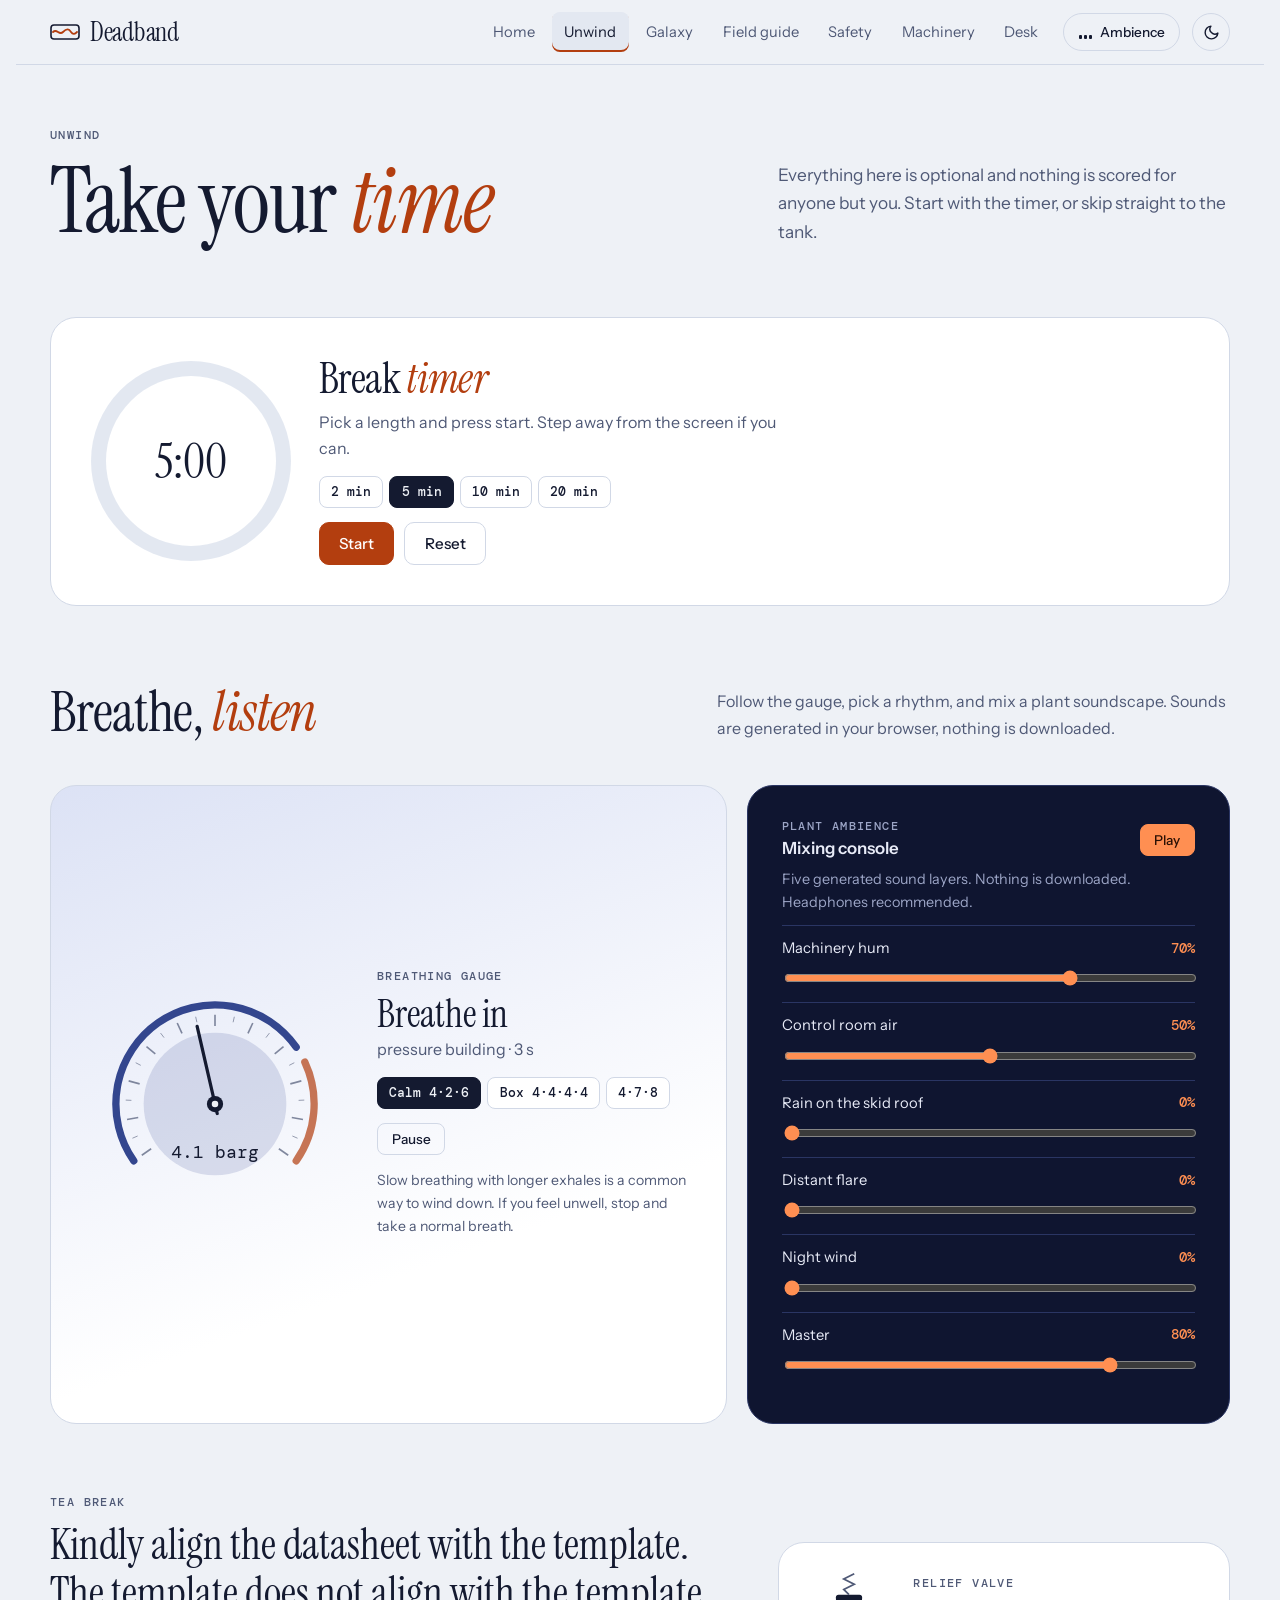
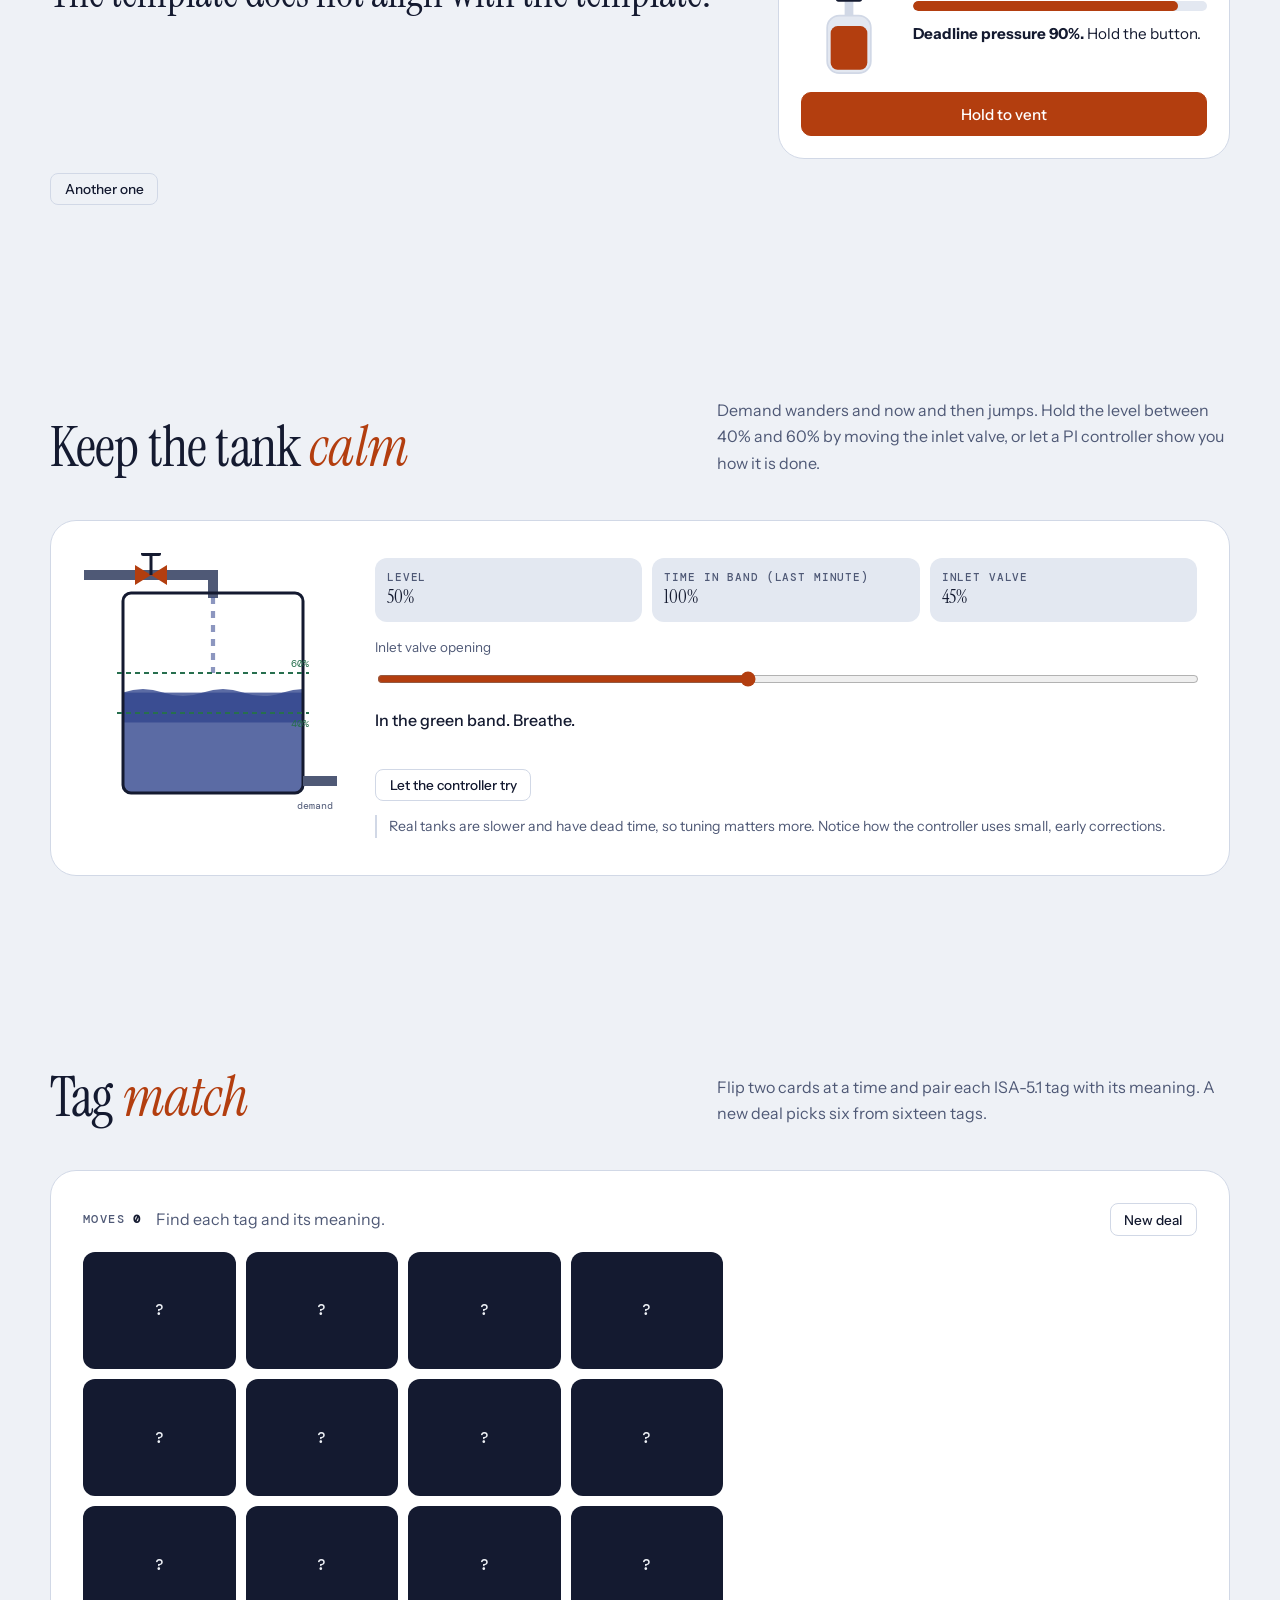
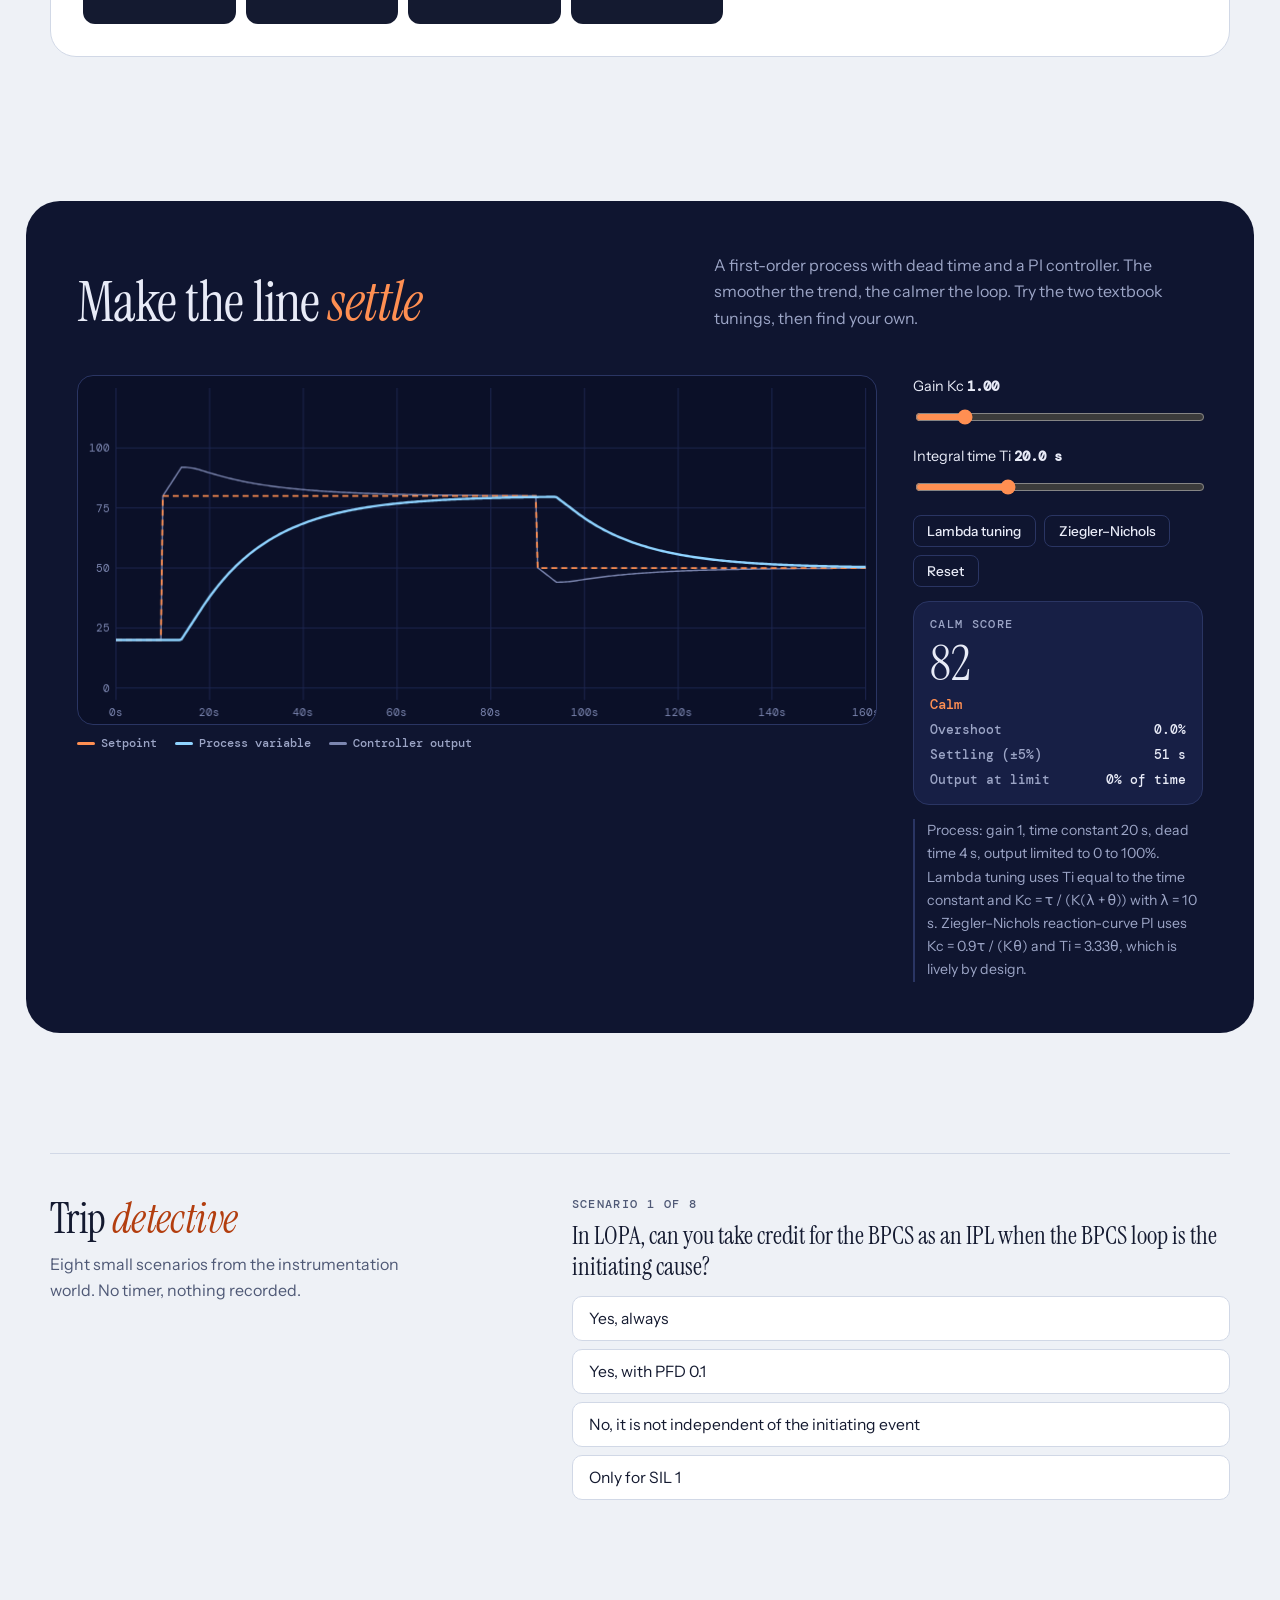
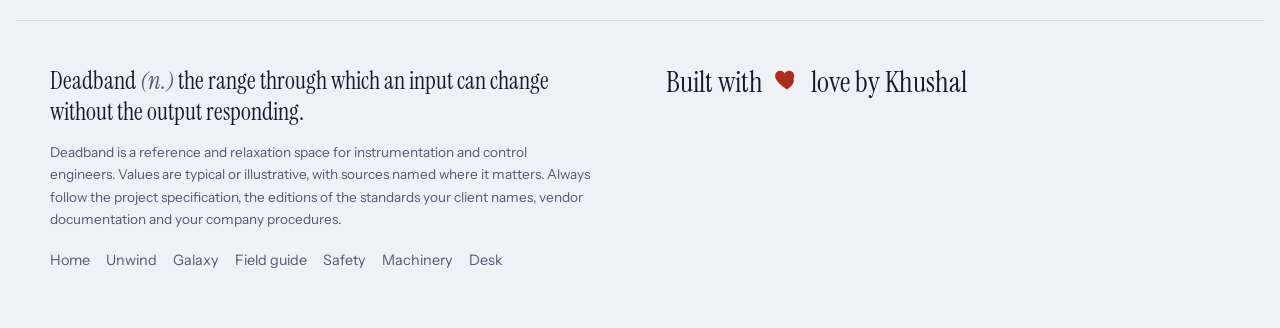
<file: unwind.html>
<!doctype html>
<html lang="en"><head><meta charset="utf-8"><meta name="viewport" content="width=device-width,initial-scale=1,viewport-fit=cover"><title>Unwind · Deadband</title>
<meta name="claude:viewport-fit-sides" content="cover">
<link rel="preconnect" href="https://fonts.googleapis.com">
<link rel="preconnect" href="https://fonts.gstatic.com" crossorigin>
<link rel="stylesheet" href="https://fonts.googleapis.com/css2?family=DM+Mono:wght@400;500&family=Instrument+Sans:wght@400;500;600&family=Instrument+Serif:ital@0;1&display=swap">
<link rel="stylesheet" href="style.css">

<style>:root{color-scheme:light;padding-top:env(safe-area-inset-top,0px);padding-bottom:env(safe-area-inset-bottom,0px)}html,body{margin:0}</style>
</head><body>
<header id="topbar"></header>
<main>
<div class="wrap">
  <div class="page-head">
    <div><div class="label crumb">Unwind</div><h1>Take your <em>time</em></h1></div>
    <p>Everything here is optional and nothing is scored for anyone but you. Start with the timer, or skip straight to the tank.</p>
  </div>

  <section id="timer" style="padding-block:clamp(20px,3vw,40px)">
    <div class="block timer-row" style="border-radius:26px; padding:clamp(20px,4vw,40px)">
      <div class="bigring" id="tmRing"><span id="tmText">5:00</span></div>
      <div style="min-width:0; flex:1">
        <h2 style="font-size:clamp(1.8rem,3.4vw,2.6rem)">Break <em>timer</em></h2>
        <p class="muted" id="tmNote" style="margin:8px 0 14px; max-width:44ch">Pick a length and press start.</p>
        <div class="seg" id="tmSeg" role="group" aria-label="Break length"><button type="button" data-m="2" aria-pressed="false">2 min</button><button type="button" data-m="5" aria-pressed="true">5 min</button><button type="button" data-m="10" aria-pressed="false">10 min</button><button type="button" data-m="20" aria-pressed="false">20 min</button></div>
        <div style="display:flex; gap:10px; flex-wrap:wrap"><button class="btn" id="tmStart" type="button">Start</button><button class="btn ghost" id="tmReset" type="button">Reset</button></div>
      </div>
    </div>
  </section>

  <section id="breathe" style="padding-top:clamp(20px,3vw,40px)">
    <div class="sec-head"><h2>Breathe, <em>listen</em></h2><p>Follow the gauge, pick a rhythm, and mix a plant soundscape. Sounds are generated in your browser, nothing is downloaded.</p></div>
    <div class="u-grid">
      <div class="panel breathe">
      <svg viewBox="0 0 320 320" role="img" aria-label="Pressure gauge that rises and falls with your breathing">
        <circle id="halo" cx="160" cy="160" r="90" fill="var(--sky)" opacity=".16"/>
        <g id="gTicks"></g>
        <path id="gArc1" fill="none" stroke="var(--sky)" stroke-width="9" stroke-linecap="round"/>
        <path id="gArc2" fill="none" stroke="var(--accent)" stroke-width="9" stroke-linecap="round" opacity=".7"/>
        <g id="needle"><line x1="160" y1="172" x2="160" y2="62" stroke="var(--ink)" stroke-width="4" stroke-linecap="round"/></g>
        <circle cx="160" cy="160" r="10" fill="var(--ink)"/><circle cx="160" cy="160" r="4" fill="var(--bg)"/>
        <text id="gVal" x="160" y="226" text-anchor="middle" font-family="DM Mono, monospace" font-size="22" fill="var(--ink)">4.2 barg</text>
      </svg>
      <div>
        <div class="label">Breathing gauge</div>
        <div class="phase" id="phase">Breathe in</div>
        <p class="muted" id="phaseSub">pressure building</p>
        <div class="seg" role="group" aria-label="Breathing rhythm" id="patSeg">
          <button type="button" data-k="calm" aria-pressed="true">Calm 4·2·6</button>
          <button type="button" data-k="box" aria-pressed="false">Box 4·4·4·4</button>
          <button type="button" data-k="s478" aria-pressed="false">4·7·8</button>
        </div>
        <button class="btn ghost sm" id="breathBtn" type="button">Pause</button>
        <p class="muted" style="font-size:.88rem; margin-top:14px">Slow breathing with longer exhales is a common way to wind down. If you feel unwell, stop and take a normal breath.</p>
      </div>
    </div>
      <div class="panel deck">
      <div class="deck-head">
        <div><div class="label">Plant ambience</div><h3 style="margin-top:4px">Mixing console</h3></div>
        <button class="btn sm" id="mixBtn" type="button">Play</button>
      </div>
      <p style="font-size:.9rem">Five generated sound layers. Nothing is downloaded. Headphones recommended.</p>
      <div id="mixRows" style="margin-top:10px"></div>
      <div class="ch" style="border-top:1px solid var(--deck-line)"><label for="mixMaster">Master</label><span class="val" id="mixMasterV">60%</span><input type="range" id="mixMaster" min="0" max="100" value="60"></div>
    </div>
    </div>
    <div class="u-row2">
    <div>
      <div class="label" style="margin-bottom:12px">Tea break</div>
      <p class="quote" id="quote" aria-live="polite"></p>
      <button class="btn ghost sm" id="quoteBtn" type="button" style="margin-top:18px">Another one</button>
    </div>
    <div class="vent">
      <div class="vent-top">
        <svg id="ventSvg" viewBox="0 0 110 130" aria-hidden="true">
          <rect x="30" y="58" width="50" height="66" rx="14" fill="var(--surface-2)" stroke="var(--line)" stroke-width="2"/>
          <rect id="ventFill" x="34" y="110" width="42" height="10" rx="8" fill="var(--accent)"/>
          <rect x="50" y="40" width="10" height="18" fill="var(--line)"/>
          <g class="valve-disc"><rect x="40" y="34" width="30" height="8" rx="3" fill="var(--ink)"/><path d="M55 34 l-6 -6 l12 -6 l-12 -6 l12 -6" fill="none" stroke="var(--muted)" stroke-width="2"/></g>
          <circle class="puff" cx="72" cy="30" r="5" style="--dx:10px"/><circle class="puff" cx="38" cy="30" r="4" style="--dx:-10px"/><circle class="puff" cx="56" cy="22" r="5" style="--dx:2px"/>
        </svg>
        <div class="stackg" style="gap:10px">
          <div class="label">Relief valve</div>
          <div class="meter" aria-hidden="true"><i id="ventMeter" style="width:90%"></i></div>
          <div id="ventMsg" aria-live="polite" style="min-height:3em; font-size:.95rem"><b>Deadline pressure 90%.</b> Hold the button.</div>
        </div>
      </div>
      <button class="btn vent-btn" id="ventBtn" type="button">Hold to vent</button>
    </div>
  </div>
  </section>

  <section id="tank">
    <div class="sec-head"><h2>Keep the tank <em>calm</em></h2><p>Demand wanders and now and then jumps. Hold the level between 40% and 60% by moving the inlet valve, or let a PI controller show you how it is done.</p></div>
    <div class="block tank-wrap" id="tankBox" style="border-radius:26px; padding:clamp(18px,3vw,32px)">
      <svg viewBox="0 0 260 290" role="img" aria-label="A tank with an inlet valve and a level that you control">
        <defs><clipPath id="tkClip"><rect x="40" y="40" width="180" height="200" rx="8"/></clipPath></defs>
        <path d="M6 22 H130 V40" fill="none" stroke="var(--muted)" stroke-width="10" stroke-linecap="square"/>
        <g><path d="M52 12 L52 32 L84 12 L84 32 Z" fill="var(--accent)"/><line x1="68" y1="22" x2="68" y2="2" stroke="var(--ink)" stroke-width="3"/><rect x="58" y="-2" width="20" height="5" rx="2" fill="var(--ink)"/></g>
        <line id="tkStream" x1="130" y1="44" x2="130" y2="120" stroke="var(--sky)" stroke-width="4" stroke-dasharray="7 7" class="drip" opacity=".6"/>
        <g clip-path="url(#tkClip)">
          <rect id="tkFill" x="40" y="140" width="180" height="100" fill="var(--sky)" opacity=".8"/>
          <g id="tkWave"><path class="wave" d="M-40 40 q20 -7 40 0 t40 0 t40 0 t40 0 t40 0 t40 0 t40 0 t40 0 V70 H-40 Z" fill="var(--sky)" opacity=".8"/></g>
        </g>
        <rect x="40" y="40" width="180" height="200" rx="8" fill="none" stroke="var(--ink)" stroke-width="3"/>
        <line x1="34" y1="120" x2="226" y2="120" stroke="var(--ok)" stroke-width="2" stroke-dasharray="5 4"/><line x1="34" y1="160" x2="226" y2="160" stroke="var(--ok)" stroke-width="2" stroke-dasharray="5 4"/>
        <text x="226" y="114" text-anchor="end" font-family="DM Mono, monospace" font-size="10" fill="var(--ok)">60%</text><text x="226" y="174" text-anchor="end" font-family="DM Mono, monospace" font-size="10" fill="var(--ok)">40%</text>
        <path d="M220 228 H254" fill="none" stroke="var(--muted)" stroke-width="10"/><text x="250" y="256" text-anchor="end" font-family="DM Mono, monospace" font-size="10" fill="var(--muted)">demand</text>
      </svg>
      <div class="stackg">
        <div class="kpis"><div class="kpi"><small>Level</small><b id="tkLvl">50%</b></div><div class="kpi"><small>Time in band (last minute)</small><b id="tkScore">–</b></div><div class="kpi"><small>Inlet valve</small><b id="tkValveV">45%</b></div></div>
        <label class="f" for="tkValve">Inlet valve opening<input type="range" id="tkValve" min="0" max="100" value="45"></label>
        <p id="tkMsg" aria-live="polite" style="font-weight:500; min-height:3em"></p>
        <div><button class="btn ghost sm" id="tkAuto" type="button" aria-pressed="false">Let the controller try</button></div>
        <p class="note">Real tanks are slower and have dead time, so tuning matters more. Notice how the controller uses small, early corrections.</p>
      </div>
    </div>
  </section>

  <section id="memory">
    <div class="sec-head"><h2>Tag <em>match</em></h2><p>Flip two cards at a time and pair each ISA-5.1 tag with its meaning. A new deal picks six from sixteen tags.</p></div>
    <div class="block" style="border-radius:26px; padding:clamp(18px,3vw,32px)">
      <div style="display:flex; gap:14px; align-items:center; flex-wrap:wrap; margin-bottom:16px"><span class="label">Moves <b id="memMoves" class="mono" style="color:var(--ink)">0</b></span><span id="memMsg" aria-live="polite" class="muted"></span><button class="btn ghost sm" id="memNew" type="button" style="margin-left:auto">New deal</button></div>
      <div class="mem" id="memGrid"></div>
    </div>
  </section>

  <section id="tune" style="padding-block:clamp(24px,4vw,48px)">
    <div class="tune">
    <div class="sec-head">
      <h2>Make the line <em>settle</em></h2>
      <p>A first-order process with dead time and a PI controller. The smoother the trend, the calmer the loop. Try the two textbook tunings, then find your own.</p>
    </div>
    <div class="tune-grid">
      <div>
        <canvas class="trend" id="pidCv" aria-label="Trend of setpoint, process variable and controller output"></canvas>
        <div class="legend"><span><i style="background:#FF8F52"></i>Setpoint</span><span><i style="background:#8FD3FF"></i>Process variable</span><span><i style="background:#7C86B0"></i>Controller output</span></div>
      </div>
      <div class="tune-ctl">
        <label for="pidKc"><span>Gain Kc <b class="mono" id="pidKcV"></b></span><input type="range" id="pidKc" min="0.1" max="6" step="0.05" value="1"></label>
        <label for="pidTi"><span>Integral time Ti <b class="mono" id="pidTiV"></b></span><input type="range" id="pidTi" min="2" max="60" step="0.5" value="20"></label>
        <div class="chips">
          <button class="btn sm ghost" type="button" id="pidLam">Lambda tuning</button>
          <button class="btn sm ghost" type="button" id="pidZN">Ziegler–Nichols</button>
          <button class="btn sm ghost" type="button" id="pidRst">Reset</button>
        </div>
        <div class="score" aria-live="polite" id="pidScore"></div>
        <p class="note">Process: gain 1, time constant 20 s, dead time 4 s, output limited to 0 to 100%. Lambda tuning uses Ti equal to the time constant and Kc = τ / (K(λ + θ)) with λ = 10 s. Ziegler–Nichols reaction-curve PI uses Kc = 0.9τ / (Kθ) and Ti = 3.33θ, which is lively by design.</p>
      </div>
    </div>
  </div>
  </section>

  <section id="quiz" style="padding-top:0">
    <div class="quiz">
    <div>
      <h2 style="font-size:clamp(1.8rem,3.4vw,2.6rem)">Trip <em>detective</em></h2>
      <p class="muted" style="margin-top:10px; max-width:36ch">Eight small scenarios from the instrumentation world. No timer, nothing recorded.</p>
    </div>
    <div id="quizBody"></div>
  </div>
  </section>
</div>
</main>
<footer id="foot"></footer>
<script>window.PAGE="unwind"</script>
<script src="common.js"></script>
<script src="sound.js"></script>
<script src="breathe.js"></script>
<script src="vent.js"></script>
<script src="quote.js"></script>
<script src="pid.js"></script>
<script src="quiz.js"></script>
<script src="tank.js"></script>
<script src="memory.js"></script>
<script src="timer.js"></script>
</body></html>
</file>
<file: style.css>
/* Layout concept: a night-shift break room. An illustrated compressor station you can move through the day,
   quiet tools to unwind with, then a reference shelf that reads like a datasheet binder.
   Palette: indigo ink, cool paper, flare orange used sparingly, dusk lavender for secondary. */
:root{
  --bg:#EEF1F6; --surface:#FFFFFF; --surface-2:#E3E8F1; --ink:#141A30; --muted:#4F5976; --line:#D1D8E6;
  --accent:#B33E0F; --accent-ink:#FFFFFF; --accent-soft:#FADFD2;
  --sky:#33468E; --sky-soft:#DCE2F5;
  --ok:#276F4E; --ok-soft:#D6EDE1; --warn:#7C5200; --warn-soft:#F5E6C4; --bad:#A92E1C; --bad-soft:#F6D9D3;
  --deck:#0F1530; --deck-2:#171F45; --deck-ink:#E8EBF7; --deck-muted:#9CA5C6; --deck-line:#2A3563; --deck-accent:#FF8F52;
  --font-display:'Instrument Serif','Iowan Old Style',Georgia,serif;
  --font-body:'Instrument Sans','Segoe UI',system-ui,sans-serif;
  --font-mono:'DM Mono',ui-monospace,Menlo,Consolas,monospace;
}
@media (prefers-color-scheme: dark){
  :root:not([data-theme="light"]){
    --bg:#0C1022; --surface:#141A33; --surface-2:#1B2343; --ink:#E8EBF7; --muted:#9AA3C2; --line:#29335E;
    --accent:#FF8F52; --accent-ink:#2A1004; --accent-soft:#3A2218;
    --sky:#93A3F2; --sky-soft:#1F2A5C;
    --ok:#5ECB98; --ok-soft:#143A2A; --warn:#F2C25B; --warn-soft:#3A2D10; --bad:#FF8A78; --bad-soft:#40201B;
    color-scheme:dark;
  }
}
:root[data-theme="dark"]{
  --bg:#0C1022; --surface:#141A33; --surface-2:#1B2343; --ink:#E8EBF7; --muted:#9AA3C2; --line:#29335E;
  --accent:#FF8F52; --accent-ink:#2A1004; --accent-soft:#3A2218;
  --sky:#93A3F2; --sky-soft:#1F2A5C;
  --ok:#5ECB98; --ok-soft:#143A2A; --warn:#F2C25B; --warn-soft:#3A2D10; --bad:#FF8A78; --bad-soft:#40201B;
  color-scheme:dark;
}

*{box-sizing:border-box}
html{scroll-behavior:smooth}
body{
  background:var(--bg); color:var(--ink); font:400 16px/1.65 var(--font-body);
  padding-block:0; padding-left:max(16px,env(safe-area-inset-left,0px)); padding-right:max(16px,env(safe-area-inset-right,0px));
  -webkit-font-smoothing:antialiased;
}
body::before{content:""; position:fixed; inset:0 0 auto; height:env(safe-area-inset-top,0px); z-index:40; background:var(--bg)}
@media (prefers-reduced-motion: reduce){html{scroll-behavior:auto}*{animation:none!important;transition:none!important}}
a{color:var(--sky)}
:focus-visible{outline:2px solid var(--accent); outline-offset:3px; border-radius:6px}
.wrap{max-width:1180px; margin-inline:auto}
p{margin:0}
h1,h2,h3,h4{margin:0}
h1,h2{font-family:var(--font-display); font-weight:400; letter-spacing:-.015em; text-wrap:balance}
h1{font-size:clamp(2.8rem,7.4vw,5.6rem); line-height:1}
h1 em,h2 em{color:var(--accent)}
h2{font-size:clamp(2.1rem,4.6vw,3.5rem); line-height:1.04}
h3{font:600 1.05rem/1.3 var(--font-body)}
h4{font:600 .9rem/1.3 var(--font-body)}
.muted{color:var(--muted)}
.mono{font-family:var(--font-mono)}
.label{font:500 .72rem/1.2 var(--font-mono); letter-spacing:.12em; text-transform:uppercase; color:var(--muted)}

/* header */
.topbar{position:sticky; top:env(safe-area-inset-top,0px); z-index:30; background:var(--bg)}
.topbar .wrap{display:flex; align-items:center; gap:12px; height:64px}
.brand{display:flex; align-items:center; gap:10px; font:400 1.65rem/1 var(--font-display); color:var(--ink); text-decoration:none; letter-spacing:-.01em}
.nav{display:flex; gap:4px; margin-left:auto}
.nav a{font-size:.92rem; color:var(--muted); text-decoration:none; padding:.5rem .8rem; border-radius:8px}
.nav a:hover{color:var(--ink); background:var(--surface-2)}
.hbtn{display:inline-flex; align-items:center; gap:8px; height:38px; padding:0 .9rem; border-radius:999px; border:1px solid var(--line); background:transparent; color:var(--ink); font:500 .85rem var(--font-body); cursor:pointer}
.hbtn:hover{border-color:var(--accent)}
.hbtn[aria-pressed="true"]{background:var(--accent-soft); border-color:var(--accent)}
.hbtn.sq{width:38px; padding:0; justify-content:center}
.eq{display:inline-flex; gap:2px; align-items:flex-end; height:14px}
.eq i{width:3px; height:4px; background:currentColor; border-radius:1px}
.hbtn[aria-pressed="true"] .eq i{animation:eqb 1.1s ease-in-out infinite}
.hbtn[aria-pressed="true"] .eq i:nth-child(2){animation-delay:-.4s}
.hbtn[aria-pressed="true"] .eq i:nth-child(3){animation-delay:-.8s}
@keyframes eqb{0%,100%{height:3px}50%{height:14px}}

/* hero */
.hero{padding-block:clamp(28px,5vw,64px) 24px}
.hero-copy{display:grid; grid-template-columns:minmax(0,1.5fr) minmax(0,1fr); gap:clamp(20px,4vw,56px); align-items:end; margin-bottom:clamp(24px,4vw,44px)}
.hero-copy p{color:var(--muted); font-size:1.08rem; max-width:44ch}
.cta{display:flex; flex-wrap:wrap; gap:10px; margin-top:20px}
.btn{font:500 .95rem var(--font-body); border-radius:10px; padding:.7rem 1.2rem; border:1px solid var(--accent); background:var(--accent); color:var(--accent-ink); cursor:pointer; text-decoration:none; display:inline-flex; align-items:center; gap:8px}
.btn:hover{filter:brightness(1.07)}
.btn.ghost{background:transparent; color:var(--ink); border-color:var(--line)}
.btn.ghost:hover{border-color:var(--accent)}
.btn.sm{padding:.45rem .85rem; font-size:.85rem; border-radius:8px}
.scene-fig{margin:0}
.scene-box{border-radius:26px; overflow:hidden; aspect-ratio:5/2; min-height:300px; position:relative; background:#10163A}
.scene-box svg{position:absolute; inset:0; width:100%; height:100%; display:block}
.time{display:grid; grid-template-columns:auto minmax(0,1fr); gap:18px; align-items:center; margin-top:14px}
.time-marks{display:flex; justify-content:space-between; font:500 .72rem var(--font-mono); letter-spacing:.1em; text-transform:uppercase; color:var(--muted); margin-top:4px}
.time-marks button{all:unset; cursor:pointer; padding:2px 4px; border-radius:4px}
.time-marks button:hover{color:var(--ink)}
.time-marks button:focus-visible{outline:2px solid var(--accent)}
input[type=range]{width:100%; accent-color:var(--accent); height:24px}

/* scene animation */
.stars circle{animation:tw 4s ease-in-out infinite}
@keyframes tw{0%,100%{opacity:.35}50%{opacity:1}}
.cloud{animation:drift 150s linear infinite}
.cloud.c2{animation-duration:210s; animation-delay:-90s}
.cloud.c3{animation-duration:180s; animation-delay:-30s}
@keyframes drift{from{transform:translateX(-500px)}to{transform:translateX(1900px)}}
.flame{transform-box:fill-box; transform-origin:50% 100%; animation:flick 1.3s ease-in-out infinite}
@keyframes flick{0%,100%{transform:scale(1,1) skewX(0)}25%{transform:scale(.94,1.1) skewX(3deg)}55%{transform:scale(1.04,.92) skewX(-3deg)}80%{transform:scale(.97,1.06) skewX(2deg)}}
.steam{animation:rise 7s ease-out infinite; opacity:0}
.steam.s2{animation-delay:-2.3s} .steam.s3{animation-delay:-4.6s}
@keyframes rise{0%{transform:translate(0,0) scale(.5); opacity:0}15%{opacity:.5}100%{transform:translate(26px,-120px) scale(2.2); opacity:0}}
.blink{animation:blk 2.2s steps(1) infinite}
@keyframes blk{0%,60%{opacity:1}61%,100%{opacity:.15}}
.cupsteam{animation:cup 3s ease-in-out infinite; transform-box:fill-box; transform-origin:50% 100%}
@keyframes cup{0%,100%{opacity:.25; transform:translateY(0)}50%{opacity:.8; transform:translateY(-4px)}}

/* sections */
section{scroll-margin-top:84px; padding-block:clamp(48px,8vw,96px)}
.sec-head{display:grid; grid-template-columns:minmax(0,1.2fr) minmax(0,1fr); gap:clamp(18px,4vw,56px); align-items:end; margin-bottom:clamp(24px,4vw,44px)}
.sec-head p{color:var(--muted); max-width:48ch}

/* unwind */
.u-grid{display:grid; grid-template-columns:minmax(0,7fr) minmax(0,5fr); gap:20px; align-items:stretch}
.panel{border-radius:26px; padding:clamp(20px,3vw,34px); min-width:0}
.breathe{background:linear-gradient(160deg,var(--sky-soft),var(--surface) 70%); border:1px solid var(--line); display:grid; grid-template-columns:minmax(0,260px) minmax(0,1fr); gap:clamp(16px,3vw,32px); align-items:center}
.breathe svg{width:100%; height:auto; display:block}
.phase{font:400 2.4rem/1.05 var(--font-display); margin:10px 0 2px}
.seg{display:flex; flex-wrap:wrap; gap:6px; margin:14px 0}
.seg button{font:500 .82rem var(--font-mono); padding:.4rem .7rem; border-radius:8px; border:1px solid var(--line); background:var(--surface); color:var(--ink); cursor:pointer}
.seg button[aria-pressed="true"]{background:var(--ink); color:var(--bg); border-color:var(--ink)}
.deck{background:var(--deck); color:var(--deck-ink); border:1px solid var(--deck-line)}
.deck .label{color:var(--deck-muted)}
.deck h3{color:var(--deck-ink)}
.deck p{color:var(--deck-muted)}
.ch{display:grid; grid-template-columns:minmax(0,1fr) 54px; gap:4px 12px; align-items:center; padding:10px 0; border-top:1px solid var(--deck-line)}
.ch label{font-size:.92rem; color:var(--deck-ink)}
.ch .val{font:500 .85rem var(--font-mono); color:var(--deck-accent); text-align:right}
.ch input[type=range]{grid-column:1 / -1; accent-color:var(--deck-accent)}
.deck .btn{background:var(--deck-accent); border-color:var(--deck-accent); color:#2A1004}
.deck .btn.ghost{background:transparent; color:var(--deck-ink); border-color:var(--deck-line)}
.deck-head{display:flex; justify-content:space-between; align-items:center; gap:12px; margin-bottom:8px}

.u-row2{display:grid; grid-template-columns:minmax(0,1.5fr) minmax(0,1fr); gap:clamp(20px,4vw,56px); margin-top:clamp(36px,6vw,72px); align-items:center}
.quote{font:400 clamp(1.7rem,3.4vw,2.6rem)/1.15 var(--font-display); min-height:5.6em; text-wrap:balance}
.quote-by{margin-top:10px}
.vent{background:var(--surface); border:1px solid var(--line); border-radius:26px; padding:22px; display:grid; gap:14px}
.vent-top{display:grid; grid-template-columns:96px minmax(0,1fr); gap:16px; align-items:center}
.vent svg{width:96px; height:auto}
.meter{height:10px; border-radius:99px; background:var(--surface-2); overflow:hidden}
.meter i{display:block; height:100%; width:50%; background:var(--accent); border-radius:99px}
.vent-btn{touch-action:none; user-select:none; -webkit-user-select:none; justify-content:center; width:100%}
.puff{opacity:0; fill:var(--muted)}
.venting .puff{animation:puff 1.1s ease-out infinite}
.venting .puff:nth-of-type(2){animation-delay:-.35s}
.venting .puff:nth-of-type(3){animation-delay:-.7s}
@keyframes puff{0%{opacity:.7; transform:translate(0,0) scale(.6)}100%{opacity:0; transform:translate(var(--dx,6px),-26px) scale(1.6)}}
.valve-disc{transition:transform .15s}
.venting .valve-disc{transform:translateY(-6px)}

.quiz{display:grid; grid-template-columns:minmax(0,1fr) minmax(0,1.4fr); gap:clamp(20px,4vw,56px); margin-top:clamp(36px,6vw,72px); padding-top:clamp(28px,4vw,44px); border-top:1px solid var(--line); align-items:start}
.opts{display:grid; gap:8px; margin-top:14px}
.opt{text-align:left; font:400 .98rem var(--font-body); padding:.75rem 1rem; border-radius:10px; border:1px solid var(--line); background:var(--surface); color:var(--ink); cursor:pointer}
.opt:hover:not(:disabled){border-color:var(--accent)}
.opt.right{border-color:var(--ok); background:var(--ok-soft)}
.opt.wrong{border-color:var(--bad); background:var(--bad-soft)}
.explain{margin-top:12px; font-size:.93rem; color:var(--muted)}

/* tune */
.tune{background:var(--deck); color:var(--deck-ink); border-radius:34px; padding:clamp(22px,4vw,56px); margin-inline:calc(-1 * clamp(0px,2vw,24px))}
.tune h2{color:var(--deck-ink)}
.tune h2 em{color:var(--deck-accent)}
.tune .sec-head p{color:var(--deck-muted)}
.tune-grid{display:grid; grid-template-columns:minmax(0,1fr) 290px; gap:clamp(18px,3vw,36px); align-items:start}
.trend{width:100%; aspect-ratio:16/7; min-height:220px; display:block; border-radius:16px; background:#0B1028; border:1px solid var(--deck-line)}
.legend{display:flex; gap:18px; flex-wrap:wrap; font:500 .75rem var(--font-mono); color:var(--deck-muted); margin-top:10px}
.legend i{display:inline-block; width:18px; height:3px; vertical-align:middle; margin-right:6px; border-radius:2px}
.tune-ctl{display:grid; gap:14px}
.tune-ctl label{color:var(--deck-ink); font-size:.9rem; display:grid; gap:4px}
.tune-ctl input[type=range]{accent-color:var(--deck-accent)}
.score{background:var(--deck-2); border:1px solid var(--deck-line); border-radius:16px; padding:16px; display:grid; gap:8px}
.score .big{font:400 3rem/1 var(--font-display); color:var(--deck-ink)}
.score .row{display:flex; justify-content:space-between; font:500 .8rem var(--font-mono); color:var(--deck-muted)}
.score .row b{color:var(--deck-ink); font-weight:500}
.tune .note{color:var(--deck-muted); border-color:var(--deck-line)}

/* shelf */
.shelf{display:grid; grid-template-columns:230px minmax(0,1fr); gap:clamp(20px,4vw,48px); align-items:start}
.topics{position:sticky; top:84px; display:grid; gap:2px}
.topics button{all:unset; box-sizing:border-box; cursor:pointer; padding:.55rem .8rem; border-radius:10px; color:var(--muted); font:500 .95rem/1.3 var(--font-body); display:flex; gap:10px; align-items:baseline}
.topics button small{font:400 .72rem var(--font-mono); color:var(--muted); opacity:.8}
.topics button:hover{background:var(--surface-2); color:var(--ink)}
.topics button[aria-selected="true"]{background:var(--surface); color:var(--ink); box-shadow:0 0 0 1px var(--line)}
.topics button:focus-visible{outline:2px solid var(--accent)}
.topic{min-width:0}
.topic > h3.tt{font:400 2rem/1.1 var(--font-display); margin-bottom:6px}
.topic > .intro{color:var(--muted); max-width:62ch; margin-bottom:22px}
.block{background:var(--surface); border:1px solid var(--line); border-radius:16px; padding:clamp(16px,2.4vw,24px); min-width:0}
.block + .block, .stack > .block{margin-top:16px}
.two{display:grid; grid-template-columns:repeat(auto-fit,minmax(min(100%,300px),1fr)); gap:16px; align-items:start}
.two > .block{margin-top:0!important}
.src{margin-top:12px; font:400 .76rem/1.5 var(--font-mono); color:var(--muted)}
.tabs{display:flex; gap:6px; flex-wrap:wrap; margin-bottom:16px}
.tab{font:500 .88rem var(--font-body); padding:.5rem .95rem; border-radius:8px; border:1px solid var(--line); background:transparent; color:var(--ink); cursor:pointer}
.tab:hover{border-color:var(--accent)}
.tab[aria-selected="true"]{background:var(--ink); color:var(--bg); border-color:var(--ink)}

ul.dots{margin:0; padding:0; list-style:none; display:grid; gap:9px}
ul.dots li{position:relative; padding-left:18px}
ul.dots li::before{content:""; position:absolute; left:0; top:.68em; width:7px; height:2px; background:var(--accent)}
.tablewrap{overflow-x:auto; border:1px solid var(--line); border-radius:10px}
table{border-collapse:collapse; width:100%; font-size:.92rem}
th,td{text-align:left; padding:.65rem .85rem; border-bottom:1px solid var(--line); vertical-align:top}
th{font:500 .72rem var(--font-mono); letter-spacing:.08em; text-transform:uppercase; color:var(--muted); background:var(--surface-2); white-space:nowrap}
tr:last-child td{border-bottom:0}
td.tagc{font-family:var(--font-mono); font-size:.84rem; white-space:nowrap; color:var(--accent)}
.badge{display:inline-block; font:500 .72rem var(--font-mono); padding:.15rem .5rem; border-radius:6px; background:var(--surface-2); margin:0 4px 4px 0; white-space:nowrap}
.badge.trip{background:var(--bad-soft); color:var(--bad)}
.badge.alarm{background:var(--warn-soft); color:var(--warn)}
.badge.ctl{background:var(--sky-soft); color:var(--sky)}

label.f{font-size:.84rem; color:var(--muted); display:grid; gap:6px}
input[type=text],input[type=number],input[type=search],select{font:400 .95rem var(--font-body); color:var(--ink); background:var(--bg); border:1px solid var(--line); border-radius:10px; padding:.6rem .75rem; width:100%; min-width:0}
input[type=checkbox]{accent-color:var(--accent); width:18px; height:18px; margin:0; flex:none}
.row{display:grid; gap:12px; grid-template-columns:repeat(auto-fit,minmax(min(100%,140px),1fr))}
.stackg{display:grid; gap:14px; min-width:0}
.out{background:var(--sky-soft); border-radius:12px; padding:16px; display:grid; gap:6px}
.out .big{font:400 2.4rem/1.05 var(--font-display)}
.pill{display:inline-block; font:500 .78rem var(--font-mono); padding:.2rem .6rem; border-radius:6px}
.pill.ok{color:var(--ok); background:var(--ok-soft)}
.pill.warn{color:var(--warn); background:var(--warn-soft)}
.pill.bad{color:var(--bad); background:var(--bad-soft)}
.note{font-size:.88rem; color:var(--muted); border-left:2px solid var(--line); padding-left:12px}
.formula{font:500 .92rem var(--font-mono); background:var(--surface-2); border-radius:8px; padding:.7rem .9rem; overflow-x:auto; white-space:nowrap}
.chips{display:flex; flex-wrap:wrap; gap:8px}
.chip{font:500 .78rem var(--font-mono); padding:.3rem .6rem; border-radius:6px; background:var(--surface-2); color:var(--ink); border:0; cursor:pointer}
.chip:hover{background:var(--accent-soft)}
.tagchips{display:flex; gap:8px; flex-wrap:wrap; margin-top:12px}
.tagchip{display:grid; gap:2px; padding:.5rem .7rem; border-radius:10px; background:var(--surface-2); min-width:64px}
.tagchip b{font:500 1.05rem var(--font-mono); color:var(--accent)}
.tagchip span{font-size:.78rem; color:var(--muted)}

.hz-cols{display:grid; grid-template-columns:repeat(auto-fit,minmax(min(100%,210px),1fr)); gap:12px; margin-top:12px}
.hz-cols > div{background:var(--surface-2); border-radius:12px; padding:14px; min-width:0}
.hz-cols h4{margin-bottom:8px; font:500 .72rem var(--font-mono); letter-spacing:.08em; text-transform:uppercase; color:var(--accent)}
.hz-cols ul{margin:0; padding-left:1.1rem; display:grid; gap:6px; font-size:.92rem}

ol.life{list-style:none; counter-reset:s; margin:0; padding:0; display:grid; gap:12px}
ol.life li{counter-increment:s; display:grid; grid-template-columns:30px minmax(0,1fr); gap:12px; align-items:start}
ol.life li::before{content:counter(s); width:30px; height:30px; border-radius:8px; background:var(--ink); color:var(--bg); display:grid; place-items:center; font:500 .85rem var(--font-mono)}

.logbar{position:relative; height:54px; margin:18px 4px 8px}
.logbar .track{position:absolute; left:0; right:0; top:24px; height:6px; border-radius:99px; background:linear-gradient(90deg,var(--ok-soft),var(--warn-soft),var(--bad-soft))}
.logbar .mk{position:absolute; top:0; transform:translateX(-50%); text-align:center; font:500 .7rem var(--font-mono); white-space:nowrap}
.logbar .mk::after{content:""; display:block; width:2px; height:20px; background:currentColor; margin:2px auto 0}
.logbar .mk.ie{color:var(--bad)} .logbar .mk.mit{color:var(--warn)} .logbar .mk.tg{color:var(--ok)}
.logscale{display:flex; justify-content:space-between; font:400 .7rem var(--font-mono); color:var(--muted)}
.checks{display:grid; gap:8px}
.checks label{display:flex; gap:10px; align-items:flex-start; color:var(--ink); font-size:.92rem; padding:.55rem .75rem; border:1px solid var(--line); border-radius:10px; background:var(--bg); cursor:pointer}
.checks label small{display:block; color:var(--muted); font-size:.8rem}

.map{width:100%; height:auto; display:block; background:var(--surface); border:1px solid var(--line); border-radius:14px}
.map text{fill:var(--muted); font:400 11px var(--font-mono)}
.map .lbl{fill:var(--ink); font-weight:500}
.kpis{display:grid; grid-template-columns:repeat(auto-fit,minmax(120px,1fr)); gap:10px}
.kpi{background:var(--surface-2); border-radius:12px; padding:12px}
.kpi small{display:block; font:500 .68rem var(--font-mono); letter-spacing:.08em; text-transform:uppercase; color:var(--muted)}
.kpi b{font:400 1.7rem/1.2 var(--font-display)}

.rm{border-collapse:separate; border-spacing:4px; width:100%; max-width:480px}
.ring{--p:0; width:92px; height:92px; border-radius:50%; background:conic-gradient(var(--accent) calc(var(--p) * 1%), var(--surface-2) 0); display:grid; place-items:center; flex:none}
.ring span{width:72px; height:72px; border-radius:50%; background:var(--surface); display:grid; place-items:center; font:400 1.5rem var(--font-display)}
.dl-head{display:flex; gap:18px; align-items:center; flex-wrap:wrap; margin-bottom:18px}
.gl{display:grid; grid-template-columns:repeat(auto-fill,minmax(min(100%,290px),1fr)); gap:10px}
.gl > div{background:var(--surface); border:1px solid var(--line); border-radius:10px; padding:.7rem .9rem; min-width:0}
.gl b{font:500 .92rem var(--font-mono); color:var(--accent)}
.gl p{font-size:.9rem; color:var(--muted)}
.gl .cat{font:500 .68rem var(--font-mono); letter-spacing:.1em; text-transform:uppercase; color:var(--muted)}

footer{border-top:1px solid var(--line); padding-block:44px 56px; margin-top:24px}
footer .grid{display:grid; grid-template-columns:minmax(0,1fr) minmax(0,1fr); gap:clamp(20px,4vw,56px); align-items:start}
footer .def{font:400 1.5rem/1.3 var(--font-display)}
footer .def i{color:var(--muted)}
.love{font:400 1.8rem/1.2 var(--font-display); display:flex; gap:10px; align-items:center; flex-wrap:wrap}
.heart{color:var(--bad); animation:beat 1.6s ease-in-out infinite; display:inline-block}
@keyframes beat{0%,100%{transform:scale(1)}14%{transform:scale(1.2)}28%{transform:scale(1)}42%{transform:scale(1.15)}}
footer .fine{margin-top:14px; font-size:.85rem; color:var(--muted); max-width:60ch}

@media (max-width:900px){
  .hero-copy,.sec-head,.u-grid,.u-row2,.quiz,.tune-grid,footer .grid{grid-template-columns:minmax(0,1fr)}
  .breathe{grid-template-columns:minmax(0,1fr)}
  .breathe svg{max-width:260px; margin-inline:auto}
  .shelf{grid-template-columns:minmax(0,1fr)}
  .topics{position:static; display:flex; overflow-x:auto; gap:6px; padding-bottom:6px; scrollbar-width:thin}
  .topics button{white-space:nowrap; border:1px solid var(--line)}
  .topics button small{display:none}
  .time{grid-template-columns:minmax(0,1fr)}
  .nav{display:none}
  .topbar .wrap{justify-content:space-between}
  .tune{margin-inline:0; border-radius:26px}
}
@media (max-width:560px){
  .scene-box{aspect-ratio:4/3}
  .hbtn .t{display:none}
  .hbtn:not(.sq){padding:0 .7rem}
  .vent-top{grid-template-columns:minmax(0,1fr)}
  .vent svg{margin-inline:auto}
}

/* ---------- multi-page additions ---------- */
main{animation:enter .55s ease both}
@keyframes enter{from{transform:translateY(10px);opacity:.4}to{transform:none;opacity:1}}
.brand svg path.wv{stroke-dasharray:60; animation:dash 6s linear infinite}
@keyframes dash{from{stroke-dashoffset:0}to{stroke-dashoffset:-120}}
.nav a[aria-current="page"]{color:var(--ink); background:var(--surface-2); box-shadow:inset 0 -2px 0 var(--accent)}
.menu-btn{display:none}
.topbar{border-bottom:1px solid var(--line)}
.topbar .wrap{position:relative}

.page-head{padding-block:clamp(28px,5vw,64px) clamp(18px,3vw,32px); display:grid; grid-template-columns:minmax(0,1.5fr) minmax(0,1fr); gap:clamp(18px,4vw,56px); align-items:end}
.page-head p{color:var(--muted); font-size:1.08rem; max-width:46ch}
.crumb{margin-bottom:14px}

.views-bar{position:sticky; top:calc(64px + env(safe-area-inset-top,0px)); z-index:20; background:var(--bg); padding-block:10px; border-bottom:1px solid var(--line); margin-bottom:28px}
.views-bar .tabs{margin:0; flex-wrap:nowrap; overflow-x:auto; scrollbar-width:none}
.views-bar .tabs::-webkit-scrollbar{display:none}
.views-bar .tab{white-space:nowrap}
.topic{scroll-margin-top:140px}
.topic[hidden]{display:none}
.view-pad{padding-bottom:clamp(40px,6vw,80px)}
.stackv > * + *{margin-top:16px}

/* home */
.tiles{display:grid; grid-template-columns:repeat(6,minmax(0,1fr)); gap:16px}
.tile{display:flex; flex-direction:column; gap:10px; padding:22px; border-radius:22px; border:1px solid var(--line); background:var(--surface); color:var(--ink); text-decoration:none; position:relative; overflow:hidden; grid-column:span 2; min-height:210px; transition:transform .25s ease,border-color .25s ease}
.tile:hover{transform:translateY(-4px); border-color:var(--accent)}
.tile h3{font:400 1.9rem/1.05 var(--font-display)}
.tile p{color:var(--muted); font-size:.95rem; max-width:34ch}
.tile .go{margin-top:auto; font:500 .8rem var(--font-mono); letter-spacing:.08em; text-transform:uppercase; color:var(--accent)}
.tile svg.art{position:absolute; right:-10px; top:-10px; width:130px; height:130px; opacity:.9}
.tile.wide{grid-column:span 3}
.tile.space{background:var(--deck); border-color:var(--deck-line); color:var(--deck-ink)}
.tile.space p{color:var(--deck-muted)}
.tile.space .go{color:var(--deck-accent)}
.tile.space:hover{border-color:var(--deck-accent)}
.orb-spin{transform-origin:60px 60px; animation:spin 24s linear infinite}
.orb-spin.s2{animation-duration:14s; animation-direction:reverse}
.orb-spin.s3{animation-duration:38s}
@keyframes spin{to{transform:rotate(360deg)}}
.fact{display:grid; grid-template-columns:minmax(0,1fr) minmax(0,1.6fr); gap:clamp(20px,4vw,56px); align-items:center; padding-block:clamp(36px,6vw,72px)}
.fact .quote{min-height:4.4em}

/* timer */
.bigring{--p:0; width:200px; height:200px; border-radius:50%; background:conic-gradient(var(--accent) calc(var(--p) * 1%), var(--surface-2) 0); display:grid; place-items:center; flex:none}
.bigring span{width:170px; height:170px; border-radius:50%; background:var(--surface); display:grid; place-items:center; font:400 3rem var(--font-display); font-variant-numeric:tabular-nums}
.timer-row{display:flex; gap:28px; align-items:center; flex-wrap:wrap}

/* tank game */
.tank-wrap{display:grid; grid-template-columns:minmax(0,260px) minmax(0,1fr); gap:clamp(16px,3vw,32px); align-items:center}
.tank-wrap svg{width:100%; height:auto; display:block}
.wave{animation:wv 3.2s linear infinite}
@keyframes wv{from{transform:translateX(0)}to{transform:translateX(-80px)}}

/* memory game */
.mem{display:grid; grid-template-columns:repeat(4,minmax(0,1fr)); gap:10px; max-width:640px}
.card3d{perspective:700px; aspect-ratio:1.3; min-width:0}
.card3d button{all:unset; box-sizing:border-box; display:block; width:100%; height:100%; cursor:pointer; position:relative; transform-style:preserve-3d; transition:transform .45s}
.card3d button:focus-visible{outline:2px solid var(--accent); outline-offset:2px; border-radius:12px}
.card3d.flip button,.card3d.done button{transform:rotateY(180deg)}
.face{position:absolute; inset:0; border-radius:12px; display:grid; place-items:center; backface-visibility:hidden; text-align:center; padding:6px; font:500 .95rem/1.2 var(--font-mono)}
.face.front{background:var(--ink); color:var(--bg)}
.face.back{background:var(--surface); border:1px solid var(--line); transform:rotateY(180deg); font:500 .8rem/1.25 var(--font-body)}
.card3d.done .face.back{background:var(--ok-soft); border-color:var(--ok); color:var(--ok)}
.face.back b{font:500 1.15rem var(--font-mono); display:block; color:var(--accent)}
.card3d.done .face.back b{color:var(--ok)}

/* galaxy */
.space-wrap{position:relative; border-radius:26px; overflow:hidden; background:radial-gradient(ellipse at 50% 40%,#151D4A,#070A1E 70%); border:1px solid var(--deck-line)}
.space-wrap canvas{display:block; width:100%; aspect-ratio:16/9; min-height:340px; touch-action:manipulation; cursor:pointer}
.orr-ctl{display:flex; flex-wrap:wrap; gap:10px 18px; align-items:center; padding:12px 16px; background:#0B1028; border-top:1px solid var(--deck-line); color:var(--deck-ink); font:500 .8rem var(--font-mono)}
.orr-ctl label{display:flex; gap:8px; align-items:center; color:var(--deck-muted)}
.orr-ctl input[type=range]{width:150px; accent-color:var(--deck-accent)}
.orr-ctl .btn{background:var(--deck-accent); border-color:var(--deck-accent); color:#2A1004}
.orr-ctl .btn.ghost{background:transparent; color:var(--deck-ink); border-color:var(--deck-line)}
.simdate{margin-left:auto; color:var(--deck-ink)}
.pchips{display:flex; flex-wrap:wrap; gap:8px; margin:16px 0}
.pchip{font:500 .85rem var(--font-body); padding:.4rem .8rem; border-radius:999px; border:1px solid var(--line); background:var(--surface); color:var(--ink); cursor:pointer; display:inline-flex; gap:8px; align-items:center}
.pchip i{width:12px; height:12px; border-radius:50%; display:inline-block}
.pchip[aria-pressed="true"]{background:var(--ink); color:var(--bg); border-color:var(--ink)}
.pcard{display:grid; grid-template-columns:160px minmax(0,1fr); gap:clamp(16px,3vw,32px); align-items:start}
.globe{width:150px; height:150px; border-radius:50%; box-shadow:inset -22px -18px 40px rgba(0,0,0,.55), 0 0 40px rgba(255,255,255,.08)}
.stats{display:grid; grid-template-columns:repeat(auto-fit,minmax(150px,1fr)); gap:10px; margin-top:14px}
.stat{background:var(--surface-2); border-radius:10px; padding:10px 12px}
.stat small{display:block; font:500 .68rem var(--font-mono); letter-spacing:.08em; text-transform:uppercase; color:var(--muted)}
.stat b{font:500 1rem var(--font-body)}
.dark-block{background:var(--deck); color:var(--deck-ink); border:1px solid var(--deck-line); border-radius:16px; padding:clamp(16px,2.4vw,24px)}
.dark-block p,.dark-block small{color:var(--deck-muted)}
.dark-block h3{color:var(--deck-ink)}
.photon{position:relative; height:14px; border-radius:99px; background:var(--surface-2); margin:18px 0 6px; overflow:visible}
.photon i{position:absolute; left:0; top:-5px; width:24px; height:24px; border-radius:50%; background:radial-gradient(circle,#FFF6C8,#FFB347 55%,transparent 70%); transform:translateX(0)}
.ladder{display:grid; gap:10px}
.rung{display:grid; grid-template-columns:minmax(120px,190px) minmax(0,1fr) minmax(90px,130px); gap:14px; align-items:center; padding:10px 12px; border-radius:12px; border:1px solid transparent; cursor:default}
.rung:hover,.rung:focus-visible{background:var(--surface); border-color:var(--line)}
.rung .bar{height:10px; border-radius:99px; background:var(--surface-2); overflow:hidden}
.rung .bar i{display:block; height:100%; background:linear-gradient(90deg,var(--sky),var(--accent)); border-radius:99px}
.rung small{color:var(--muted); font:400 .78rem var(--font-mono); text-align:right}
.rung-d{grid-column:1/-1; display:none; color:var(--muted); font-size:.92rem}
.rung:hover .rung-d,.rung:focus-visible .rung-d,.rung.open .rung-d{display:block}
.mw{width:100%; aspect-ratio:1.5; display:block; border-radius:20px; background:radial-gradient(ellipse at center,#161B48,#050818 75%)}
.analogy{display:grid; grid-template-columns:repeat(auto-fit,minmax(min(100%,260px),1fr)); gap:14px}
.analogy .block h4{color:var(--accent); font:500 .72rem var(--font-mono); letter-spacing:.1em; text-transform:uppercase; margin-bottom:6px}

/* field guide */
.sub{display:flex; gap:6px; flex-wrap:wrap; margin-bottom:14px}
.node-row{display:flex; gap:6px; align-items:center; flex-wrap:wrap; margin:6px 0 16px}
.node{all:unset; box-sizing:border-box; cursor:pointer; padding:.8rem 1rem; border-radius:12px; border:1px solid var(--line); background:var(--surface); font:500 .95rem var(--font-body); text-align:center; min-width:120px}
.node:hover{border-color:var(--accent)}
.node[aria-pressed="true"]{background:var(--ink); color:var(--bg); border-color:var(--ink)}
.node:focus-visible{outline:2px solid var(--accent); outline-offset:2px}
.arrow{color:var(--muted); font:400 1.3rem var(--font-mono)}
.zones{display:flex; height:34px; border-radius:8px; overflow:hidden; font:500 .68rem var(--font-mono); margin:10px 0 4px}
.zones div{display:grid; place-items:center; color:#fff; text-align:center; opacity:.4; transition:opacity .2s}
.zones div.on{opacity:1}
.zones .z1,.zones .z5{background:#B33A2B} .zones .z2,.zones .z4{background:#B77A0B} .zones .z3{background:#2D7B58}
.chart{width:100%; height:auto; display:block; background:var(--surface); border:1px solid var(--line); border-radius:14px}
.chart text{fill:var(--muted); font:400 11px var(--font-mono)}
.dbcv{width:100%; aspect-ratio:16/6; min-height:180px; display:block; background:var(--surface); border:1px solid var(--line); border-radius:14px}
.kv{display:grid; grid-template-columns:minmax(0,1fr) auto; gap:6px 16px; font-size:.95rem}
.kv b{font:500 1rem var(--font-mono); text-align:right}
.calc-grid{display:grid; grid-template-columns:repeat(auto-fit,minmax(min(100%,380px),1fr)); gap:16px; align-items:start}
.calc-grid > .block{margin-top:0!important}

/* risk matrix */
.rm th{background:none; padding:.3rem; text-align:center; font-size:.68rem; white-space:normal}
.rm td{padding:0; border:0}
.rm button{width:100%; aspect-ratio:1.25; border-radius:8px; border:2px solid transparent; font:500 .85rem var(--font-mono); cursor:pointer; color:var(--ink)}
.rm button[aria-pressed="true"]{border-color:var(--ink)}
.r1{background:var(--ok-soft)} .r2{background:var(--warn-soft)} .r3{background:var(--bad-soft); color:var(--bad)!important} .r4{background:var(--bad); color:#fff!important}

/* desk */
.phases{display:grid; grid-template-columns:repeat(auto-fit,minmax(120px,1fr)); gap:8px; margin-bottom:16px}
.phase-btn{all:unset; box-sizing:border-box; cursor:pointer; padding:12px; border-radius:12px; border:1px solid var(--line); background:var(--surface); font:500 .88rem/1.25 var(--font-body); display:grid; gap:4px}
.phase-btn small{font:400 .7rem var(--font-mono); color:var(--muted)}
.phase-btn:hover{border-color:var(--accent)}
.phase-btn[aria-pressed="true"]{background:var(--ink); color:var(--bg); border-color:var(--ink)}
.phase-btn[aria-pressed="true"] small{color:var(--deck-muted)}
.phase-btn:focus-visible{outline:2px solid var(--accent); outline-offset:2px}

footer .wrap.grid{display:grid}
.foot-links{display:flex; gap:6px 16px; flex-wrap:wrap; margin-top:18px}
.foot-links a{color:var(--muted); font-size:.9rem; text-decoration:none}
.foot-links a:hover{color:var(--ink)}

@media (max-width:1080px){
  .nav{display:none}
  .menu-btn{display:inline-flex}
  .topbar .wrap{justify-content:flex-start}
  .brand{margin-right:auto}
  .nav.open{display:grid; position:absolute; top:100%; right:0; left:0; background:var(--surface); border:1px solid var(--line); border-radius:16px; padding:8px; margin:0; z-index:50; box-shadow:0 20px 40px rgba(0,0,0,.18)}
  .nav.open a{padding:.75rem 1rem}
}
@media (max-width:900px){
  .page-head{grid-template-columns:minmax(0,1fr)}
  .tiles{grid-template-columns:minmax(0,1fr)}
  .tile,.tile.wide{grid-column:auto; min-height:170px}
  .fact{grid-template-columns:minmax(0,1fr)}
  .tank-wrap{grid-template-columns:minmax(0,1fr)}
  .tank-wrap svg{max-width:240px; margin-inline:auto}
  .pcard{grid-template-columns:minmax(0,1fr)}
  .globe{margin-inline:auto}
  .rung{grid-template-columns:minmax(0,1fr) minmax(0,1fr)}
  .rung small{grid-column:1/-1; text-align:left}
  .simdate{margin-left:0; width:100%}
}
@media (max-width:560px){
  .mem{grid-template-columns:repeat(3,minmax(0,1fr))}
  .bigring{width:170px; height:170px}
  .bigring span{width:142px; height:142px; font-size:2.4rem}
  .views-bar{top:calc(64px + env(safe-area-inset-top,0px))}
}
.drip{animation:drip .7s linear infinite}
@keyframes drip{from{stroke-dashoffset:14}to{stroke-dashoffset:0}}
.dark-block input[type=number]{background:#0B1028; color:var(--deck-ink); border-color:var(--deck-line)}
.orr-ctl .seg button{background:transparent; color:var(--deck-ink); border-color:var(--deck-line)}
.orr-ctl .seg button[aria-pressed="true"]{background:var(--deck-accent); color:#2A1004; border-color:var(--deck-accent)}
.orr-ctl input[type=checkbox]{accent-color:var(--deck-accent)}
.pcard h3{color:var(--deck-ink)}
.topic > .intro{margin-bottom:22px}
@media (max-width:560px){.scene-box{aspect-ratio:auto; height:320px; min-height:0}}
.dark-block .stat{background:#161E48}
.dark-block .stat small{color:var(--deck-muted)}
.dark-block .stat b{color:var(--deck-ink)}
.dark-block p{color:var(--deck-muted)}
.dark-block label.f{color:var(--deck-muted)}
.tune .btn.ghost{color:var(--deck-ink); border-color:var(--deck-line); background:transparent}
.tune .btn.ghost:hover{border-color:var(--deck-accent)}
.tune .chips{display:flex; gap:8px}
.zones div{font-size:.62rem; padding:0 2px; overflow:hidden; white-space:nowrap; flex:1 1 0}
.zones .z1,.zones .z5{flex:2 1 0} .zones .z3{flex:5 1 0}
.tile h3,.tile .label{padding-right:92px}
.tile p{padding-right:24px; max-width:36ch}
.tile.wide p{padding-right:110px}
@media (max-width:900px){.tile svg.art{width:84px; height:84px; right:8px; top:8px; opacity:.6}.tile h3,.tile .label{padding-right:80px}.tile p,.tile.wide p{padding-right:0}}
.kpi b{font-size:clamp(1.1rem,1.5vw,1.45rem)}
</file>
